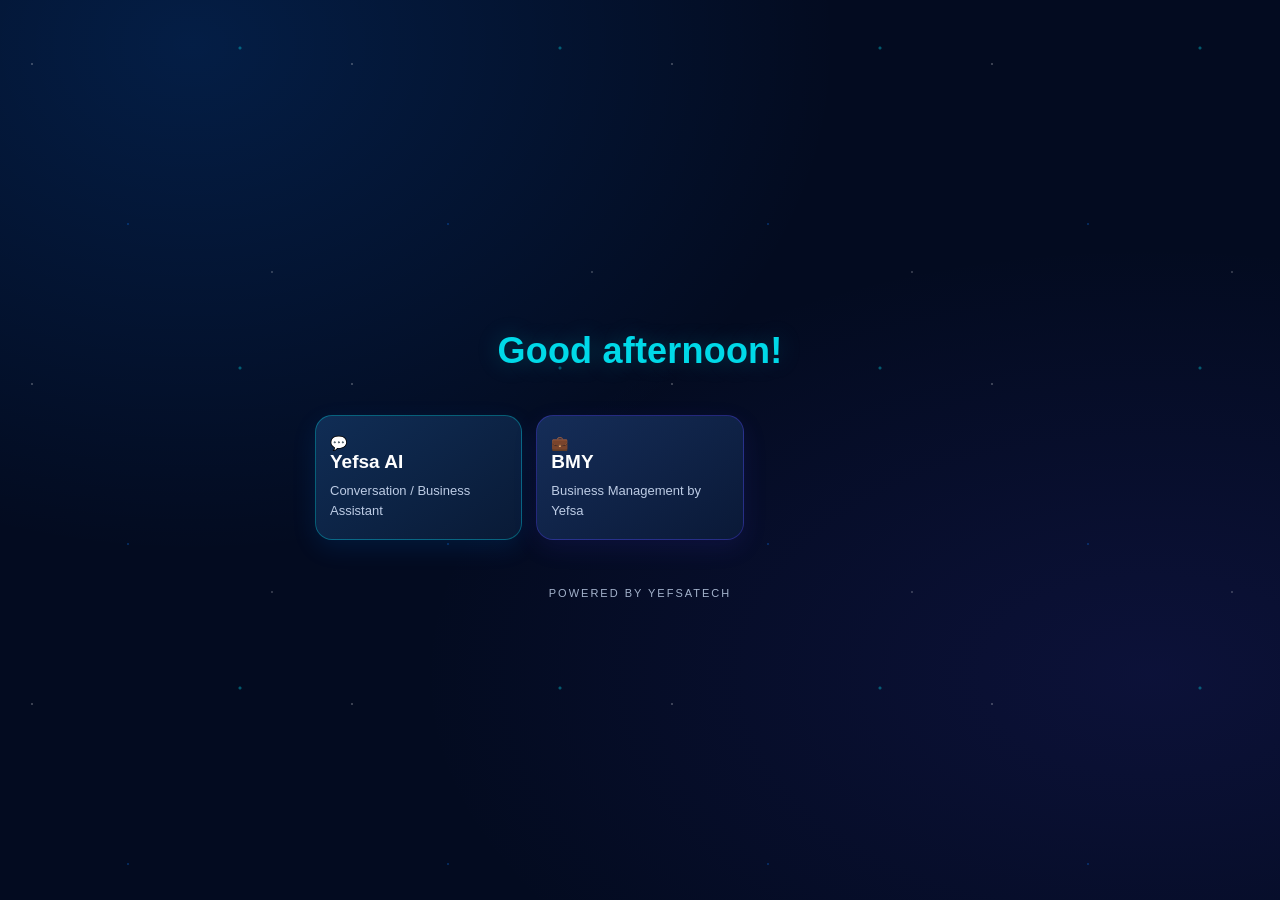
<file: index.html>
<!DOCTYPE html>
<html lang="en">
<head>
    <meta charset="UTF-8">
    <meta name="viewport" content="width=device-width, initial-scale=1.0">

    <title>YEFSATECH</title>

    <link rel="stylesheet" href="style.css">
    <link rel="manifest" href="manifest.json">

    <meta name="theme-color" content="#000000">

    <link rel="apple-touch-icon" href="./yefsatech-icon-192.png">
</head>

<body>

<!-- =================================
     YEFSATECH HOME SCREEN
================================= -->

<main id="homeScreen">

    <div class="welcome-section">
        <h1 id="welcomeGreeting">Welcome</h1>
    </div>

    <section class="home-features">

        <!-- YEFSA AI -->
        <button
            id="openYefsaAiBtn"
            class="feature-card yefsa-card"
            type="button">

            <div class="feature-icon">💬</div>

            <strong>Yefsa AI</strong>

            <span>Conversation / Business Assistant</span>

        </button>

        <!-- BMY -->
        <button
            id="openBmyBtn"
            class="feature-card bmy-card"
            type="button">

            <div class="feature-icon">💼</div>

            <strong>BMY</strong>

            <span>Business Management by Yefsa</span>

        </button>

        <!-- FUTURE FEATURE 3 -->
        <!-- Add the next feature here when ready -->

        <!-- FUTURE FEATURE 4 -->

        <!-- FUTURE FEATURE 5 -->

        <!-- FUTURE FEATURE 6 -->

    </section>

    <footer class="home-footer">
        POWERED BY YEFSATECH
    </footer>

</main>


<!-- =================================
     YEFSA AI SCREEN
================================= -->

<main id="chatScreen" class="app-screen" hidden>

    <header class="app-header">

        <button
            id="backHomeFromChatBtn"
            class="back-btn"
            type="button">
            ←
        </button>

        <h1>Yefsa AI</h1>

        <div class="menu-container">

            <button id="menuBtn" class="menu-btn" type="button">
                ☰
            </button>

            <div id="dropdownMenu" class="dropdown-menu" hidden>

                <button id="newChatBtn" type="button">
                    ➕ New Chat
                </button>

                <button id="deleteChatBtn" type="button">
                    🗑️ Delete Chat
                </button>

                <button id="historyBtn" type="button">
                    🕘 Chat History
                </button>

                <a href="https://wa.me/256746493603"
                   target="_blank"
                   rel="noopener noreferrer">
                    🟢 Chat with Developer
                </a>

                <button id="subscribeBtn" type="button">
                    ⭐ Subscribe
                </button>

            </div>

        </div>

    </header>

    <div id="historyPanel" class="history-panel" hidden>

        <div class="history-header">

            <h2>Chat History</h2>

            <button id="closeHistoryBtn" type="button">
                ✕
            </button>

        </div>

        <div id="historyList" class="history-list"></div>

    </div>

    <div class="chat-container">

        <div class="chat-box" id="chatBox">

            <div class="message bot">
                Hello! I'm Yefsa AI. How can I help you today?
            </div>

        </div>

        <div class="input-area">

            <input
                type="text"
                id="userInput"
                placeholder="Message Yefsa AI..."
            >

            <button id="sendBtn" type="button">
                Send
            </button>

        </div>

    </div>

</main>


<!-- =================================
     BMY SCREEN
================================= -->

<main id="bmyScreen" class="app-screen bmy-screen" hidden>

    <header class="app-header">

        <button
            id="backHomeFromBmyBtn"
            class="back-btn"
            type="button">
            ←
        </button>

        <h1>BMY</h1>

    </header>

    <section class="bmy-welcome">

        <h2>Business Management by Yefsa</h2>

        <p>
            Your business management workspace is coming soon.
        </p>

    </section>

</main>


<script src="script.js"></script>

</body>
</html>
</file>
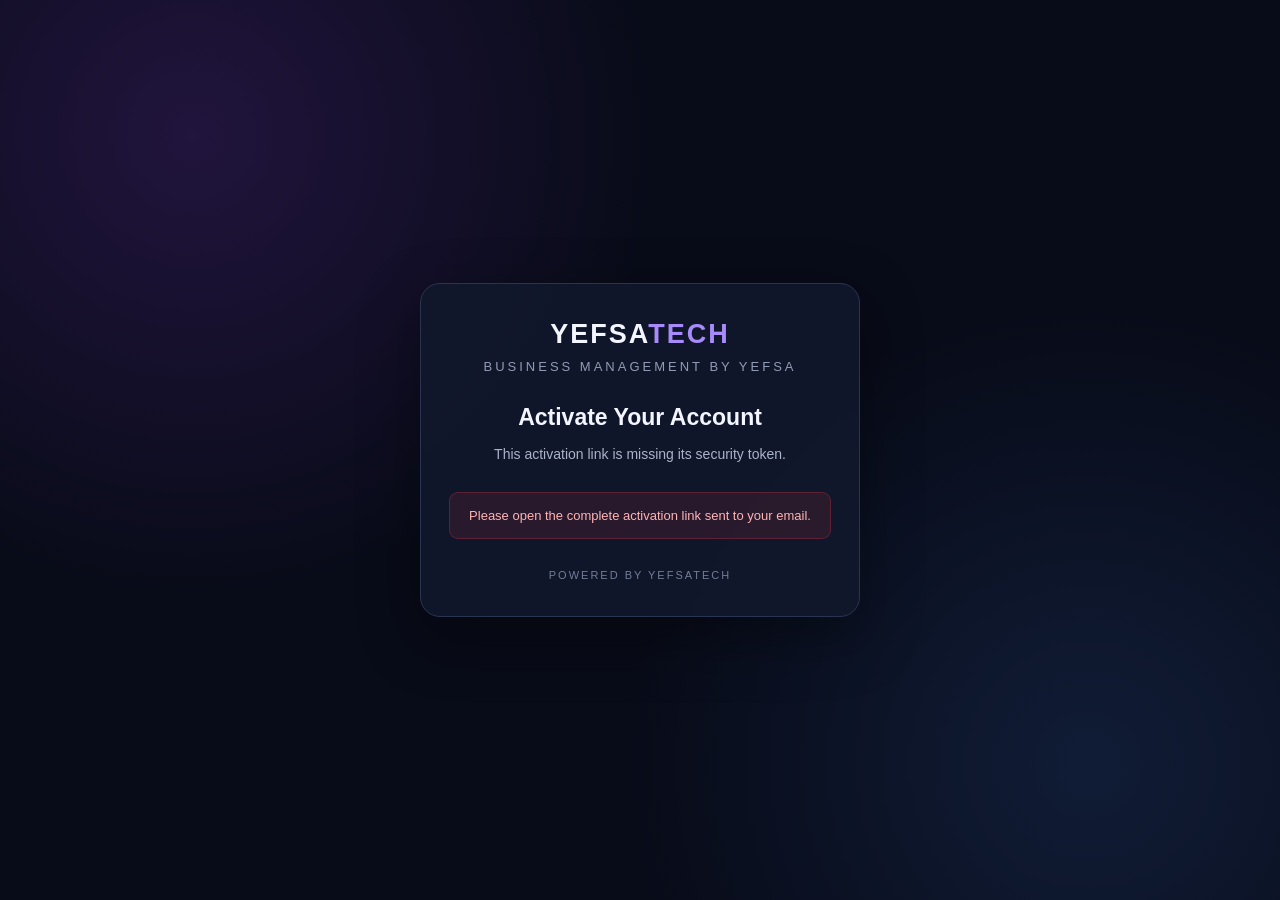
<file: activate.html>
<!DOCTYPE html>
<html lang="en">
<head>
    <meta charset="UTF-8">
    <meta name="viewport" content="width=device-width, initial-scale=1.0">
    <meta name="theme-color" content="#080b18">

    <title>Activate Account | BMY</title>

    <style>
        * {
            box-sizing: border-box;
            margin: 0;
            padding: 0;
        }

        body {
            min-height: 100vh;
            display: flex;
            align-items: center;
            justify-content: center;
            padding: 24px;
            background:
                radial-gradient(circle at 15% 15%, #21143d 0, transparent 35%),
                radial-gradient(circle at 85% 85%, #101c36 0, transparent 35%),
                #080b18;
            color: #f3f5ff;
            font-family: Arial, sans-serif;
        }

        .container {
            width: 100%;
            max-width: 440px;
            padding: 35px 28px;
            background: rgba(17, 23, 43, 0.96);
            border: 1px solid #293451;
            border-radius: 20px;
            box-shadow: 0 20px 60px rgba(0,0,0,0.35);
        }

        .brand {
            text-align: center;
            margin-bottom: 30px;
        }

        .brand h1 {
            font-size: 27px;
            letter-spacing: 2px;
        }

        .brand h1 span {
            color: #a78bfa;
        }

        .brand p {
            margin-top: 9px;
            color: #929bb5;
            font-size: 13px;
            letter-spacing: 3px;
        }

        h2 {
            text-align: center;
            font-size: 23px;
            margin-bottom: 12px;
        }

        .description {
            color: #aab3ca;
            text-align: center;
            line-height: 1.6;
            font-size: 14px;
            margin-bottom: 27px;
        }

        .field {
            margin-bottom: 19px;
        }

        label {
            display: block;
            margin-bottom: 9px;
            font-size: 13px;
            color: #cbd2e5;
        }

        input {
            width: 100%;
            padding: 14px;
            border: 1px solid #303b59;
            border-radius: 10px;
            background: #0b1122;
            color: white;
            font-size: 15px;
            outline: none;
        }

        input:focus {
            border-color: #9b6bff;
            box-shadow: 0 0 0 3px rgba(155,107,255,0.12);
        }

        button {
            width: 100%;
            padding: 15px;
            border: none;
            border-radius: 10px;
            background: linear-gradient(135deg, #7950e8, #a16bff);
            color: white;
            font-size: 15px;
            font-weight: bold;
            cursor: pointer;
            margin-top: 8px;
        }

        button:disabled {
            opacity: 0.6;
            cursor: not-allowed;
        }

        .message {
            display: none;
            padding: 13px;
            border-radius: 9px;
            margin-top: 20px;
            font-size: 13px;
            line-height: 1.5;
            text-align: center;
        }

        .error {
            display: block;
            color: #ffb4b4;
            background: rgba(220, 50, 70, 0.12);
            border: 1px solid rgba(220, 50, 70, 0.3);
        }

        .success {
            display: block;
            color: #a7f3c0;
            background: rgba(40, 180, 100, 0.12);
            border: 1px solid rgba(40, 180, 100, 0.3);
        }

        .login-link {
            display: none;
            text-align: center;
            margin-top: 20px;
            color: #c4a7ff;
            text-decoration: none;
            font-size: 14px;
        }

        .login-link:hover {
            text-decoration: underline;
        }

        .footer {
            text-align: center;
            color: #727d99;
            font-size: 11px;
            letter-spacing: 2px;
            margin-top: 30px;
        }

        .invalid-token {
            text-align: center;
            color: #ffb4b4;
            line-height: 1.6;
            font-size: 14px;
        }

        @media (max-width: 480px) {
            .container {
                padding: 30px 22px;
            }
        }
    </style>
</head>

<body>

    <main class="container">

        <div class="brand">
            <h1>YEFSA<span>TECH</span></h1>
            <p>BUSINESS MANAGEMENT BY YEFSA</p>
        </div>

        <section id="activationSection">

            <h2>Activate Your Account</h2>

            <p class="description">
                Welcome to BMY! Create a secure password
                to activate your business account.
            </p>

            <form id="activationForm">

                <div class="field">
                    <label for="password">New Password</label>
                    <input
                        type="password"
                        id="password"
                        minlength="8"
                        maxlength="256"
                        autocomplete="new-password"
                        placeholder="Enter your new password"
                        required
                    >
                </div>

                <div class="field">
                    <label for="confirmPassword">Confirm Password</label>
                    <input
                        type="password"
                        id="confirmPassword"
                        minlength="8"
                        maxlength="256"
                        autocomplete="new-password"
                        placeholder="Confirm your new password"
                        required
                    >
                </div>

                <button type="submit" id="activateButton">
                    Activate My Account
                </button>

            </form>

            <div id="message" class="message"></div>

            <a
                id="loginLink"
                class="login-link"
                href="https://keithyefsa.github.io/yefsa-ai-frontend/indexbmy.html"
            >
                Continue to BMY Login →
            </a>

        </section>

        <div class="footer">
            POWERED BY YEFSATECH
        </div>

    </main>

    <script>
        const API_URL =
            "https://yefsa-ai-backend.onrender.com/bmy/auth/activate";

        const LOGIN_URL =
            "https://keithyefsa.github.io/yefsa-ai-frontend/indexbmy.html";

        const params = new URLSearchParams(
            window.location.search
        );

        const activationToken = params.get("token");

        const form = document.getElementById("activationForm");
        const button = document.getElementById("activateButton");
        const message = document.getElementById("message");
        const loginLink = document.getElementById("loginLink");

        function showMessage(text, type) {
            message.textContent = text;
            message.className = "message " + type;
        }

        if (!activationToken) {

            form.style.display = "none";

            document.querySelector(".description").textContent =
                "This activation link is missing its security token.";

            showMessage(
                "Please open the complete activation link sent to your email.",
                "error"
            );

        }

        form.addEventListener("submit", async function(event) {

            event.preventDefault();

            const password =
                document.getElementById("password").value;

            const confirmPassword =
                document.getElementById("confirmPassword").value;

            if (!activationToken) {
                return;
            }

            if (password.length < 8 || password.length > 256) {
                showMessage(
                    "Password must contain between 8 and 256 characters.",
                    "error"
                );
                return;
            }

            if (password !== confirmPassword) {
                showMessage(
                    "The passwords do not match.",
                    "error"
                );
                return;
            }

            button.disabled = true;
            button.textContent = "Activating...";
            message.className = "message";

            try {

                const response = await fetch(API_URL, {
                    method: "POST",
                    headers: {
                        "Content-Type": "application/json"
                    },
                    body: JSON.stringify({
                        token: activationToken,
                        new_password: password
                    })
                });

                const result = await response.json();

                if (!response.ok || result.status !== "success") {
                    throw new Error(
                        result.error || "Account activation failed."
                    );
                }

                form.style.display = "none";

                document.querySelector(".description").textContent =
                    "Your BMY account is now active. You can log in using your email and new password.";

                showMessage(
                    "Account activated successfully!",
                    "success"
                );

                loginLink.style.display = "block";

                // Remove the activation token from the browser URL.
                window.history.replaceState(
                    {},
                    document.title,
                    window.location.pathname
                );

            } catch (error) {

                showMessage(
                    error.message || "Unable to activate your account. Please try again.",
                    "error"
                );

                button.disabled = false;
                button.textContent = "Activate My Account";

            }

        });

    </script>

</body>
</html>
</file>
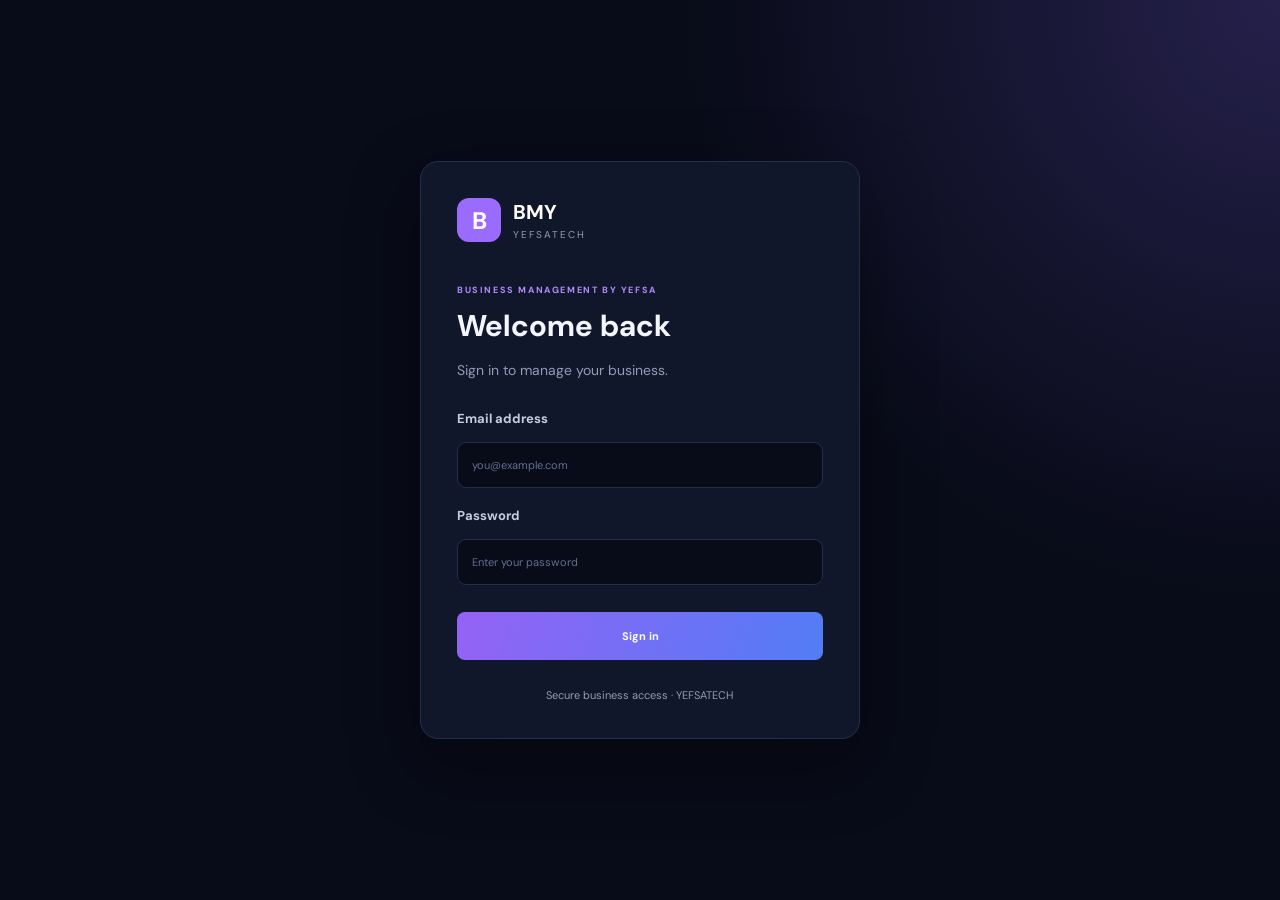
<file: indexbmy.html>
<CodeBlock language="html" editable> <!doctype html> <html lang="en"> <head> <meta charset="utf-8"> <meta name="viewport" content="width=device-width,initial-scale=1"> <meta name="theme-color" content="#080b18"> <meta name="description" content="BMY by YefsaTech. Business management made simple."> <title>BMY | Business Management by Yefsa</title> <link rel="stylesheet" href="stylebmy.css"> </head>

<body>

<!-- ===================================== 1. AUTHENTICATION SCREEN ====================================== -->

<div id="authScreen" class="auth-screen"> <div class="auth-card">

<div class="auth-brand"> <b>B</b> <span> <strong>BMY</strong> <small>YEFSATECH</small> </span> </div>

<div class="auth-heading"> <small class="eyebrow">BUSINESS MANAGEMENT BY YEFSA</small> <h1 id="authTitle">Welcome back</h1> <p id="authDescription">Sign in to manage your business.</p> </div>

<form id="loginForm">

<div class="field"> <label for="loginEmail">Email address</label> <input id="loginEmail" type="email" placeholder="you@example.com" autocomplete="username" required > </div>

<div class="field"> <label for="loginPassword">Password</label> <input id="loginPassword" type="password" placeholder="Enter your password" autocomplete="current-password" required > </div>

<p id="authError" class="auth-error" role="alert" hidden></p>
<button id="loginButton" class="primary auth-submit" type="submit"> Sign in </button>

</form>

<form id="registerForm" hidden>

<div class="field"> <label for="registerName">Full name</label> <input id="registerName" type="text" placeholder="Your full name" maxlength="255" required> </div>

<div class="field"> <label for="registerEmail">Email address</label> <input id="registerEmail" type="email" placeholder="you@example.com" maxlength="255" required> </div>

<div class="field"> <label for="registerPassword">Password</label> <input id="registerPassword" type="password" placeholder="At least 8 characters" minlength="8" maxlength="1024" required> </div>

<div class="field"> <label for="registerBusiness">Business name</label> <input id="registerBusiness" type="text" placeholder="Your business name" maxlength="255" required> </div>

<p id="registerError" class="auth-error" role="alert" hidden></p>

<button id="registerButton" class="primary auth-submit" type="submit"> Create account </button>

</form>

<div class="auth-switch"> <span id="authSwitchText">New to BMY?</span> <button id="authSwitchButton" type="button" class="link"> Create an account </button> </div>

<div class="auth-footer"> Secure business access · YEFSATECH </div>

</div> </div>

<!-- ===================================== 2. BUSINESS SELECTION SCREEN ====================================== -->

<div id="businessScreen" class="auth-screen" hidden>

<div class="auth-card">

<div class="auth-brand"> <b>B</b> <span> <strong>BMY</strong> <small>YEFSATECH</small> </span> </div>

<div class="auth-heading"> <small class="eyebrow">YOUR WORKSPACE</small> <h1>Select a business</h1> <p>Choose the business you want to manage.</p> </div>

<div id="businessList" class="business-list"></div>

<button id="businessLogout" class="secondary auth-submit" type="button"> Sign out </button>

</div> </div>
<!-- ===================================== 3. SUPER ADMIN SCREEN ====================================== -->

<div id="superAdminScreen" class="super-admin-screen" hidden>

<div class="super-admin-container">

<header class="super-admin-header">

<div class="auth-brand"> <b>B</b> <span> <strong>BMY</strong> <small>YEFSATECH</small> </span> </div>

<div class="super-admin-header-actions">

<span class="super-admin-status"> <span></span> Platform administration </span>

<button id="superAdminRefresh" class="secondary" type="button"> ↻ Refresh </button>

<button id="superAdminLogout" class="secondary" type="button"> Sign out </button>

</div>

</header>

<section class="super-admin-welcome">

<div> <small class="eyebrow">YEFSATECH PLATFORM CONTROL</small> <h1>Super Admin Dashboard</h1> <p> Manage businesses, platform users and administrator access from one central location. </p> </div>

<div class="super-admin-welcome-label"> <span>✦</span> <div> <strong>Super Admin</strong> <small>Full platform access</small> </div> </div>

</section>

<section class="super-admin-stats">

<article class="super-admin-stat"> <div class="super-admin-stat-icon">▦</div> <div> <span>Total businesses</span> <strong id="superAdminBusinessCount">0</strong> <small>Registered businesses</small> </div> </article>

<article class="super-admin-stat"> <div class="super-admin-stat-icon">♙</div> <div> <span>Platform users</span> <strong id="superAdminUserCount">0</strong> <small>Registered user accounts</small> </div> </article>

<article class="super-admin-stat"> <div class="super-admin-stat-icon">♧</div> <div> <span>Super administrators</span> <strong id="superAdminAdminCount">0</strong> <small>Platform administrators</small> </div> </article>

</section>

<section class="super-admin-business-section">
<div class="super-admin-section-heading"> <div> <small class="eyebrow">BUSINESS MANAGEMENT</small> <h2>Register a new business</h2> <p>Create a business account and assign its first owner.</p> </div> </div>

<div class="super-admin-business-panel">

<form id="superAdminBusinessForm">

<div class="super-admin-form-heading"> <h3>Business information</h3> <p>Enter the details of the business being registered.</p> </div>

<div class="super-admin-form-grid">

<div class="field"> <label for="superAdminBusinessName">Business name \*</label> <input id="superAdminBusinessName" name="business_name" type="text" maxlength="255" placeholder="e.g. Yefsa Traders" required> </div>

<div class="field"> <label for="superAdminBusinessType">Business type</label> <select id="superAdminBusinessType" name="business_type"> <option value="">Select business type</option> <option value="retail">Retail</option> <option value="supermarket">Supermarket</option> <option value="pharmacy">Pharmacy</option> <option value="restaurant">Restaurant</option> <option value="salon">Salon</option> <option value="other">Other</option> </select> </div>

<div class="field"> <label for="superAdminOwnerName">Business owner's full name \*</label> <input id="superAdminOwnerName" name="owner_full_name" type="text" maxlength="255" placeholder="Enter owner's full name" required> </div>

<div class="field"> <label for="superAdminOwnerEmail">Business owner's email \*</label> <input id="superAdminOwnerEmail" name="owner_email" type="email" maxlength="255" placeholder="owner@example.com" required> </div>

<div class="field"> <label for="superAdminBusinessEmail">Business email</label> <input id="superAdminBusinessEmail" name="business_email" type="email" maxlength="255" placeholder="business@example.com"> </div>

<div class="field"> <label for="superAdminBusinessPhone">Business phone</label> <input id="superAdminBusinessPhone" name="business_phone" type="tel" maxlength="50" placeholder="+256..."> </div>

<div class="field wide"> <label for="superAdminBusinessAddress">Business address</label> <input id="superAdminBusinessAddress" name="business_address" type="text" maxlength="500" placeholder="Enter business location"> </div>

<div class="field"> <label for="superAdminCurrency">Business currency</label> <select id="superAdminCurrency" name="currency"> <option value="UGX">UGX - Uganda Shillings</option> <option value="USD">USD - US Dollars</option> <option value="KES">KES - Kenya Shillings</option> <option value="TZS">TZS - Tanzania Shillings</option> </select> </div>

</div>

<p id="superAdminError" class="auth-error" role="alert" hidden></p>

<div class="super-admin-form-actions"> <button id="superAdminCreateButton" class="primary" type="submit"> ＋ Create business </button> </div>

</form>

</div>

</section>

<section id="superAdminResult" class="super-admin-result" aria-live="polite" hidden>

<div class="super-admin-result-heading"> <span>✓</span> <div> <h2>Business registration result</h2> <p>Business creation information</p> </div> </div>
<div id="superAdminResultDetails" class="super-admin-result-details"></div>

</section>

<footer class="super-admin-footer"> <span>© <span id="superAdminYear"></span> YEFSATECH</span> <span>Business Management by Yefsa · BMY</span> </footer>

</div> </div>

<!-- ===================================== 4. BUSINESS WORKSPACE SIDEBAR ====================================== -->

<aside class="sidebar" id="sidebar" hidden>

<a class="brand" href="#"> <b class="brand-icon">B</b> <span> <strong>BMY</strong> <small>YEFSATECH</small> </span> </a>

<div class="workspace"> <b>Y</b> <span> <strong>My Workspace</strong> <small>Business account</small> </span> </div>

<nav>

<label>WORKSPACE</label>

<button class="nav active" data-page="dashboard">▦ Dashboard</button> <button class="nav" data-page="customers">♙ Customers</button> <button class="nav" data-page="sales">↗ Sales & transactions</button> <button class="nav" data-page="finance">◈ Finance</button> <button class="nav" data-page="inventory">▤ Inventory</button>

<label>PEOPLE</label>

<button class="nav" data-page="hr">♧ Human resources</button> <button class="nav" data-page="suppliers">⇄ Suppliers</button>

<label>TOOLS</label>

<button class="nav" data-page="receipts">▧ Receipting</button> <button class="nav" data-page="reports">▥ Reports</button>

<button class="nav" data-page="ai"> ✳ Ask Yefsa AI </button>

</nav>

<div class="side-bottom">

<button class="nav" data-page="settings">⚙ Settings</button>

<div class="user"> <b>A</b> <span> <strong>Administrator</strong> <small>Workspace owner</small> </span> </div>

</div>
</aside>

<!-- ===================================== 5. BUSINESS WORKSPACE ====================================== -->

<main class="main" hidden>

<header class="topbar">

<button id="menu" class="menu" type="button">☰</button>

<div class="crumb"> YEFSATECH <i>/</i> <strong id="crumb">Dashboard</strong> </div>

<div class="top-actions">

<input id="search" type="search" placeholder="Search records and press Enter">

<b class="avatar">A</b>

</div>

</header>

<div class="content">

<!-- DASHBOARD -->

<section class="page active" id="page-dashboard">

<div class="heading"> <div> <small class="eyebrow">BUSINESS OVERVIEW</small> <h1>Dashboard</h1> <p>A clear view of what is happening across your business.</p> </div>

<button class="primary" data-go="sales" type="button"> ＋ Record a sale </button> </div>

<div class="stats">

<article> <span>Total revenue</span> <strong id="revenue">Loading...</strong> <small>Recorded sales</small> </article>

<article> <span>Total expenses</span> <strong id="expenses">Loading...</strong> <small>Recorded expenses</small> </article>

<article> <span>Customers</span> <strong id="customerCount">Loading...</strong> <small>Saved customer records</small> </article>

<article> <span>Products</span> <strong id="productCount">Loading...</strong> <small id="lowStockCount">Loading stock status...</small> </article>
</div>

<div class="columns">

<article class="panel">

<div class="panel-head"> <div> <h2>Recent transactions</h2> <p>Latest activity recorded in BMY</p> </div>

<button class="link" data-go="sales" type="button"> View all → </button> </div>

<div class="table-wrap"> <table> <thead> <tr> <th>DESCRIPTION</th> <th>DATE</th> <th>TYPE</th> <th>AMOUNT</th> </tr> </thead>

<tbody id="recent"> <tr> <td colspan="4" class="empty">Loading transactions...</td> </tr> </tbody> </table> </div>

</article>

<article class="panel">

<h2>Quick actions</h2> <p class="sub">Common tasks</p>

<button class="quick" data-go="customers" type="button"> ＋ <span> <b>Add a customer</b> <small>Create a customer record</small> </span> › </button>

<button class="quick" data-go="sales" type="button"> ↗ <span> <b>Record a sale</b> <small>Log incoming revenue</small> </span> › </button>

<button class="quick" data-go="receipts" type="button"> ▧ <span> <b>Create a receipt</b> <small>Prepare a payment receipt</small> </span> › </button>

</article>

</div>

<div class="notice"> ✳ <span> <b>Your business now has an AI assistant</b> <small> Ask questions, analyse business performance and get recommendations based on your authorized BMY records. </small> </span>

<button class="link" data-go="ai" type="button"> Ask Yefsa AI → </button> </div>

</section>

<!-- CUSTOMERS -->

<section class="page" id="page-customers">

<div class="heading"> <div> <small class="eyebrow">WORKSPACE</small> <h1>Customers</h1> <p>Keep customer contact details and account records in one place.</p> </div> </div>
<article class="panel">

<form id="customerForm" class="form-row">

<div class="field"> <label for="customerName">Name</label> <input id="customerName" required placeholder="Customer name"> </div>

<div class="field"> <label for="customerPhone">Phone</label> <input id="customerPhone" placeholder="+256..."> </div>

<div class="field"> <label for="customerEmail">Email</label> <input id="customerEmail" type="email" placeholder="name@example.com"> </div>

<button class="primary" type="submit">＋ Add customer</button>

</form>

<hr>

<div class="panel-head"> <h2>Customer directory</h2> <small id="customerTotal">0 records</small> </div>

<div class="table-wrap"> <table> <thead> <tr> <th>CUSTOMER</th> <th>PHONE</th> <th>EMAIL</th> <th>ADDED</th> <th></th> </tr> </thead>

<tbody id="customers"> <tr> <td colspan="5" class="empty">No customers saved yet.</td> </tr> </tbody> </table> </div>

</article>

</section>

<!-- SALES -->

<section class="page" id="page-sales">

<div class="heading"> <div> <small class="eyebrow">WORKSPACE</small> <h1>Sales & transactions</h1> <p>Record sales and track incoming business revenue.</p> </div> </div>

<article class="panel">

<h2>Record a sale</h2> <p class="sub">Sales recorded here update the BMY revenue summary.</p>

<form id="saleForm" class="form-grid">

<div class="field"> <label for="saleDescription">Description</label> <input id="saleDescription" required placeholder="Product or service sold"> </div>

<div class="field"> <label for="saleCustomer">Customer</label> <input id="saleCustomer" placeholder="Customer (optional)"> </div>
<div class="field"> <label for="saleAmount">Amount (UGX)</label> <input id="saleAmount" type="number" min="1" required> </div>

<div class="field"> <label for="saleMethod">Payment method</label> <select id="saleMethod"> <option>Cash</option> <option>Mobile Money</option> <option>Bank transfer</option> <option>Card</option> <option>Credit</option> </select> </div>

<button class="primary" type="submit">Save sale</button>

</form>

</article>

<article class="panel">

<div class="panel-head"> <h2>Transaction history</h2> <small id="saleTotal">0 records</small> </div>

<div class="table-wrap"> <table> <thead> <tr> <th>DESCRIPTION</th> <th>CUSTOMER</th> <th>DATE</th> <th>METHOD</th> <th>AMOUNT</th> </tr> </thead>

<tbody id="sales"> <tr> <td colspan="5" class="empty">No sales recorded yet.</td> </tr> </tbody> </table> </div>

</article>

</section>

<!-- FINANCE -->

<section class="page" id="page-finance">

<div class="heading"> <div> <small class="eyebrow">WORKSPACE</small> <h1>Finance</h1> <p>Track business income, expenses and recorded balance.</p> </div> </div>

<div class="stats three">

<article> <span>Income</span> <strong id="income">Loading...</strong> </article>

<article> <span>Expenses</span> <strong id="expenseTotal">Loading...</strong> </article>

<article> <span>Net balance</span> <strong id="balance">Loading...</strong> </article>

</div>

<article class="panel">

<h2>Record an expense</h2>
<form id="expenseForm" class="form-grid">

<div class="field"> <label for="expenseDescription">Description</label> <input id="expenseDescription" required placeholder="e.g. Transport"> </div>

<div class="field"> <label for="expenseAmount">Amount (UGX)</label> <input id="expenseAmount" type="number" min="1" required> </div>

<div class="field"> <label for="expenseCategory">Category</label> <select id="expenseCategory"> <option>Operations</option> <option>Transport</option> <option>Utilities</option> <option>Supplies</option> <option>Salaries</option> <option>Other</option> </select> </div>

<button class="primary" type="submit">Save expense</button>

</form>

</article>

<article class="panel">

<h2>Finance activity</h2>

<div class="table-wrap"> <table> <thead> <tr> <th>DESCRIPTION</th> <th>DATE</th> <th>TYPE</th> <th>AMOUNT</th> </tr> </thead>

<tbody id="financeRows"> <tr> <td colspan="4" class="empty">No finance activity yet.</td> </tr> </tbody> </table> </div>

</article>

</section>

<!-- HUMAN RESOURCES -->

<section class="page" id="page-hr">

<div class="heading"> <div> <small class="eyebrow">PEOPLE</small> <h1>Human resources</h1> <p>Maintain an employee directory. Attendance and payroll will follow.</p> </div> </div>

<article class="panel">

<form id="employeeForm" class="form-grid">
    <div class="field">
        <label for="employeeName">Employee full name *</label>
        <input id="employeeName" required maxlength="150" placeholder="Full name">
    </div>
    <div class="field">
        <label for="employeeEmail">Login email *</label>
        <input id="employeeEmail" type="email" required maxlength="150" placeholder="employee@example.com">
    </div>
    <div class="field">
        <label for="employeePhone">Phone</label>
        <input id="employeePhone" placeholder="+256...">
    </div>
    <div class="field">
        <label for="employeeRole">Job title *</label>
        <input id="employeeRole" required maxlength="100" placeholder="e.g. Salesperson">
    </div>
    <div class="field">
        <label for="employeeAccessRole">BMY access role *</label>
        <select id="employeeAccessRole" required>
            <option value="staff">Staff</option>
            <option value="manager">Manager</option>
            <option value="admin">Admin (owner only)</option>
        </select>
    </div>
    <div class="field">
        <label for="employeeSalary">Monthly salary (UGX)</label>
        <input id="employeeSalary" type="number" min="0" step="0.01" value="0">
    </div>
    <div class="field wide">
        <label for="employeeTemporaryPassword">Temporary password *</label>
        <input id="employeeTemporaryPassword" type="password" minlength="8" maxlength="128" required autocomplete="new-password" placeholder="At least 8 characters">
        <small>Give this password to the employee securely. They must change it at first login.</small>
    </div>
    <button class="primary" type="submit" id="employeeSubmitButton">＋ Create employee account</button>
</form>

<hr>

<div class="panel-head">
    <h2>Employee directory</h2>
    <small id="employeeTotal">0 records</small>
</div>

<div class="table-wrap">
    <table>
        <thead>
            <tr>
                <th>EMPLOYEE</th>
                <th>JOB TITLE</th>
                <th>PHONE</th>
                <th>LOGIN EMAIL</th>
                <th>ACCESS ROLE</th>
                <th>STATUS</th>
                <th>ACTION</th>
            </tr>
        </thead>
        <tbody id="employees">
            <tr><td colspan="7" class="empty">Loading employees…</td></tr>
        </tbody>
    </table>
</div>

</article>

</section>

<!-- RECEIPTS -->

<section class="page" id="page-receipts">
<div class="heading"> <div> <small class="eyebrow">TOOLS</small> <h1>Receipting</h1> <p>Create a printable payment receipt.</p> </div> </div>

<article class="panel">

<form id="receiptForm" class="form-grid">

<div class="field"> <label for="receiptCustomer">Customer name</label> <input id="receiptCustomer" required> </div>

<div class="field"> <label for="receiptPhone">Phone</label> <input id="receiptPhone"> </div>

<div class="field"> <label for="receiptAmount">Amount paid (UGX)</label> <input id="receiptAmount" type="number" min="1" required> </div>

<div class="field"> <label for="receiptMethod">Payment method</label> <select id="receiptMethod"> <option>Cash</option> <option>Mobile Money</option> <option>Bank transfer</option> <option>Card</option> </select> </div>

<div class="field wide"> <label for="receiptNote">Description</label> <input id="receiptNote" placeholder="What was the payment for?"> </div>

<button class="primary" type="submit">Generate receipt</button>

</form>

<div id="receiptPreview"></div>

</article>

</section>

<!-- INVENTORY -->

<section class="page" id="page-inventory">

    <div class="heading">
        <div>
            <small class="eyebrow">WORKSPACE</small>
            <h1>Inventory</h1>
            <p>Manage products, stock quantities and reorder levels.</p>
        </div>
        <button class="secondary" id="inventoryRefresh" type="button">
            ↻ Refresh
        </button>
    </div>

    <div class="stats three">
        <article>
            <span>Total products</span>
            <strong id="inventoryProductCount">0</strong>
            <small>Registered products</small>
        </article>

        <article>
            <span>Low stock</span>
            <strong id="inventoryLowStockCount">0</strong>
            <small>Products requiring attention</small>
        </article>

        <article>
            <span>Stock monitoring</span>
            <strong>Active</strong>
            <small id="inventoryLowStockSummary">Loading stock status...</small>
        </article>
    </div>

    <article class="panel">
        <div class="panel-head">
            <div>
                <h2>Register a product</h2>
                <p>Add a product to your business catalogue.</p>
            </div>
        </div>

        <form id="inventoryProductForm" class="form-grid">

            <div class="field">
                <label for="inventoryProductName">Product name *</label>
                <input id="inventoryProductName" required maxlength="150"
                    placeholder="e.g. Samsung Galaxy A16">
            </div>

            <div class="field">
                <label for="inventorySku">SKU / Product code</label>
                <input id="inventorySku" maxlength="100"
                    placeholder="e.g. SAM-A16-001">
            </div>

            <div class="field">
                <label for="inventoryPurchasePrice">Purchase price (UGX)</label>
                <input id="inventoryPurchasePrice" type="number"
                    min="0" step="0.01" placeholder="0">
            </div>

            <div class="field">
                <label for="inventorySellingPrice">Selling price (UGX) *</label>
                <input id="inventorySellingPrice" type="number"
                    min="0" step="0.01" required placeholder="0">
            </div>

            <div class="field">
                <label for="inventoryQuantity">Opening stock quantity</label>
                <input id="inventoryQuantity" type="number"
                    min="0" step="1" value="0" required>
            </div>

            <div class="field">
                <label for="inventoryReorderLevel">Reorder level</label>
                <input id="inventoryReorderLevel" type="number"
                    min="0" step="1" value="0" required>
            </div>

            <div class="field wide">
                <label for="inventoryDescription">Description</label>
                <input id="inventoryDescription" maxlength="500"
                    placeholder="Optional product description">
            </div>

            <button class="primary wide" type="submit">
                + Register product
            </button>

        </form>
    </article>

    <article class="panel">

        <div class="panel-head">
            <div>
                <h2>Product catalogue</h2>
                <p>Products belonging to the selected business.</p>
            </div>
        </div>

        <div class="field">
            <label for="inventorySearch">Search products</label>
            <input id="inventorySearch"
                placeholder="Search by product name or SKU">
        </div>

        <div class="table-wrap">
            <table>
                <thead>
                    <tr>
                        <th>PRODUCT</th>
                        <th>SKU</th>
                        <th>SELLING PRICE</th>
                        <th>QUANTITY</th>
                        <th>REORDER LEVEL / STATUS</th>
                        <th>ACTION</th>
                    </tr>
                </thead>

                <tbody id="inventoryProducts">
                    <tr>
                        <td colspan="6" class="empty">
                            Select a business to view products.
                        </td>
                    </tr>
                </tbody>
            </table>
        </div>

    </article>

</section>

<!-- SUPPLIERS -->

<section class="page" id="page-suppliers">

    <div class="heading">
        <div>
            <small class="eyebrow">PURCHASING</small>
            <h1>Suppliers</h1>
            <p>Manage supplier contacts, purchase history and outstanding balances.</p>
        </div>
        <button class="primary" id="supplierAddButton" type="button">+ Add supplier</button>
    </div>

    <div class="stats three">
        <article>
            <span>Total suppliers</span>
            <strong id="supplierCount">Loading...</strong>
            <small>Registered in this business</small>
        </article>
        <article>
            <span>Total purchases</span>
            <strong id="supplierPurchaseTotal">Loading...</strong>
            <small>Excludes cancelled purchases</small>
        </article>
        <article>
            <span>Outstanding balance</span>
            <strong id="supplierOutstandingTotal">Loading...</strong>
            <small>Amount still owed to suppliers</small>
        </article>
    </div>

    <article class="panel" id="supplierFormPanel" hidden>
        <div class="panel-head">
            <div>
                <h2 id="supplierFormTitle">Add supplier</h2>
                <p>Enter the supplier's contact information.</p>
            </div>
        </div>
        <form id="supplierForm" class="form-grid">
            <input type="hidden" id="supplierId">
            <div class="field">
                <label for="supplierName">Supplier name *</label>
                <input id="supplierName" type="text" maxlength="150" required placeholder="Business or supplier name">
            </div>
            <div class="field">
                <label for="supplierContactPerson">Contact person</label>
                <input id="supplierContactPerson" type="text" maxlength="150" placeholder="Contact person's name">
            </div>
            <div class="field">
                <label for="supplierPhone">Phone number</label>
                <input id="supplierPhone" type="tel" maxlength="50" placeholder="e.g. 07...">
            </div>
            <div class="field">
                <label for="supplierEmail">Email address</label>
                <input id="supplierEmail" type="email" maxlength="150" placeholder="supplier@example.com">
            </div>
            <div class="field wide">
                <label for="supplierAddress">Address</label>
                <input id="supplierAddress" type="text" maxlength="255" placeholder="Supplier location or address">
            </div>
            <div class="wide" style="display:flex;gap:10px;flex-wrap:wrap">
                <button class="primary" id="supplierSubmitButton" type="submit">Save supplier</button>
                <button class="secondary" id="supplierCancelButton" type="button">Cancel</button>
            </div>
        </form>
    </article>

    <article class="panel" id="supplierListPanel">
        <div class="panel-head">
            <div>
                <h2>Supplier directory</h2>
                <p>Search and manage suppliers linked to this business.</p>
            </div>
            <input id="supplierSearch" type="search" placeholder="Search suppliers..." aria-label="Search suppliers" style="max-width:230px">
        </div>
        <div class="table-wrap">
            <table>
                <thead>
                    <tr>
                        <th>SUPPLIER</th>
                        <th>CONTACT PERSON</th>
                        <th>PHONE</th>
                        <th>PURCHASES</th>
                        <th>OUTSTANDING</th>
                        <th>ACTIONS</th>
                    </tr>
                </thead>
                <tbody id="suppliersRows">
                    <tr><td colspan="6" class="empty">Loading suppliers...</td></tr>
                </tbody>
            </table>
        </div>
    </article>

    <article class="panel" id="supplierProfilePanel" hidden>
        <div class="panel-head">
            <div>
                <small class="eyebrow">SUPPLIER PROFILE</small>
                <h2 id="supplierProfileName">Supplier</h2>
                <p id="supplierProfileContact">Contact person</p>
            </div>
            <div style="display:flex;gap:8px;flex-wrap:wrap">
                <button class="secondary" type="button" data-supplier-edit-profile>Edit supplier</button>
                <button class="secondary" type="button" data-supplier-close-profile>Close</button>
            </div>
        </div>
        <div class="supplier-contact-grid">
            <div><small>PHONE</small><strong id="supplierProfilePhone">—</strong></div>
            <div><small>EMAIL</small><strong id="supplierProfileEmail">—</strong></div>
            <div><small>ADDRESS</small><strong id="supplierProfileAddress">—</strong></div>
        </div>
        <div class="stats three supplier-profile-stats">
            <article><span>Total purchases</span><strong id="supplierProfilePurchased">UGX 0</strong></article>
            <article><span>Amount paid</span><strong id="supplierProfilePaid">UGX 0</strong></article>
            <article><span>Outstanding</span><strong id="supplierProfileOutstanding">UGX 0</strong></article>
        </div>
        <hr>
        <div class="panel-head">
            <div><h2>Purchase history</h2><p>Purchases recorded against this supplier.</p></div>
        </div>
        <div class="table-wrap">
            <table>
                <thead>
                    <tr>
                        <th>PURCHASE</th>
                        <th>DATE</th>
                        <th>TOTAL</th>
                        <th>PAID</th>
                        <th>BALANCE</th>
                        <th>PAYMENT STATUS</th>
                        <th>ACTION</th>
                    </tr>
                </thead>
                <tbody id="supplierPurchaseRows">
                    <tr><td colspan="7" class="empty">No purchase history.</td></tr>
                </tbody>
            </table>
        </div>
    </article>

    <article class="panel" id="supplierPaymentPanel" hidden>
        <div class="panel-head">
            <div><h2>Record supplier payment</h2><p>Payments are saved in the supplier payment ledger.</p></div>
        </div>
        <form id="supplierPaymentForm" class="form-grid">
            <input type="hidden" id="supplierPaymentPurchaseId">
            <div class="field">
                <label for="supplierPaymentAmount">Payment amount (UGX) *</label>
                <input id="supplierPaymentAmount" type="number" min="0.01" step="0.01" required>
            </div>
            <div class="field">
                <label for="supplierPaymentMethod">Payment method *</label>
                <select id="supplierPaymentMethod" required>
                    <option value="Cash">Cash</option>
                    <option value="Mobile Money">Mobile Money</option>
                    <option value="Bank Transfer">Bank Transfer</option>
                    <option value="Other">Other</option>
                </select>
            </div>
            <div class="field">
                <label for="supplierPaymentReference">Reference number</label>
                <input id="supplierPaymentReference" type="text" maxlength="100" placeholder="Transaction or receipt reference">
            </div>
            <div class="field">
                <label for="supplierPaymentNotes">Notes</label>
                <input id="supplierPaymentNotes" type="text" placeholder="Optional payment notes">
            </div>
            <div class="wide" style="display:flex;gap:10px;flex-wrap:wrap">
                <button class="primary" id="supplierPaymentSubmitButton" type="submit">Save payment</button>
                <button class="secondary" id="supplierPaymentCancelButton" type="button">Cancel</button>
            </div>
        </form>
    </article>
</section>

<!-- REPORTS -->

<section class="page" id="page-reports">

<div class="heading"> <div> <small class="eyebrow">TOOLS</small> <h1>Reports</h1> <p>Export records currently saved in this browser.</p> </div>

<button class="secondary" id="export" type="button"> Export workspace data </button> </div>

<article class="panel">

<h2>Workspace backup</h2>

<p class="sub"> This prototype exports local demo records as JSON. Database-backed reporting will come after backend setup. </p>

<button class="primary" id="backup" type="button"> Download JSON backup </button>

</article>

</section>

<!-- ================================= YEFSA AI WORKSPACE ================================== -->

<section class="page" id="page-ai">

<div class="heading">

<div> <small class="eyebrow">BUSINESS INTELLIGENCE</small> <h1>Ask Yefsa AI</h1> <p> Your business data, understood. Your next decision, better informed. </p> </div>

<button id="aiClearChat" class="secondary" type="button"> Clear conversation </button>

</div>

<!-- AI BUSINESS CONTEXT -->

<article class="panel ai-welcome-panel">

<div class="ai-welcome-icon">✳</div>

<div class="ai-welcome-content"> <small class="eyebrow">YOUR BUSINESS ASSISTANT</small> <h2>Intelligence that understands your business.</h2> <p> Ask about sales, profit, stock, customers, expenses, suppliers, payroll and business performance. </p>
<div class="ai-context-meta"> <span class="ai-status-dot"></span> <span id="aiBusinessStatus">Ready to connect to your business</span> <span class="ai-context-divider">·</span> <span id="aiBusinessName">Selected business</span> </div> </div>

</article>

<!-- AI SUGGESTED QUESTIONS -->

<article class="panel ai-prompts-panel">

<div class="panel-head"> <div> <h2>What would you like to know?</h2> <p>Start with one of these questions.</p> </div> </div>

<div class="ai-prompts">

<button type="button" class="ai-prompt" data-ai-prompt="Analyse my business sales and explain the main trends."> <span>↗</span> <b>Analyse my sales</b> <small>Revenue and sales trends</small> </button>

<button type="button" class="ai-prompt" data-ai-prompt="Review my business profitability. Explain what is known and what is uncertain."> <span>◈</span> <b>Check profitability</b> <small>Revenue, costs and profit</small> </button>

<button type="button" class="ai-prompt" data-ai-prompt="Review my inventory and identify products that need attention."> <span>▤</span> <b>Review my stock</b> <small>Inventory and low stock</small> </button>

<button type="button" class="ai-prompt" data-ai-prompt="Analyse my customers and identify useful customer insights."> <span>♙</span> <b>Understand customers</b> <small>Customer activity and trends</small> </button>

<button type="button" class="ai-prompt" data-ai-prompt="Check my payment records and identify any reconciliation issues."> <span>⇄</span> <b>Check payments</b> <small>Payment records and issues</small> </button>

<button type="button" class="ai-prompt" data-ai-prompt="Give me three practical recommendations to improve my business based on its recorded data."> <span>✦</span> <b>Improve my business</b> <small>Practical recommendations</small> </button>

</div>

</article>

<!-- AI CHAT AND REVIEW LAYOUT -->

<div class="ai-layout">

<!-- CHAT PANEL -->

<article class="panel ai-chat-panel">

<div class="ai-chat-header">

<div class="ai-chat-heading">

<div class="ai-chat-avatar">✳</div>
<div> <h2>Yefsa AI Assistant</h2> <p>Business-aware AI assistant</p> </div>

</div>

<span class="ai-chat-label">BMY AI</span>

</div>

<!-- CONVERSATION -->

<div id="aiMessages" class="ai-messages" role="log" aria-live="polite" aria-relevant="additions" >

<div class="ai-message ai-message-assistant">

<div class="ai-message-avatar">✳</div>

<div class="ai-message-content">

<div class="ai-message-author">Yefsa AI</div>

<div class="ai-message-bubble"> Welcome! I'm ready to help you understand your business.

Ask me about your sales, expenses, inventory, customers, suppliers, payroll or overall performance.

I will use the business records available to your account and distinguish recorded facts from estimates. </div>

</div>

</div>

</div>

<!-- CHAT ERROR / STATUS -->

<p id="aiChatError" class="ai-error" role="alert" hidden ></p>

<!-- CHAT COMPOSER -->

<form id="aiChatForm" class="ai-chat-composer">

<div class="ai-composer-input">
<textarea id="aiChatInput" rows="2" maxlength="4000" placeholder="Ask Yefsa AI about your business..." aria-label="Your message" required ></textarea>

<div class="ai-composer-footer">

<small> AI responses are based on available business records. </small>

<button id="aiSendButton" class="primary ai-send-button" type="submit" > Send ↑ </button>

</div>

</div>

</form>

</article>

<!-- BUSINESS REVIEW PANEL -->

<aside class="panel ai-review-panel">

<div class="ai-review-heading">

<div class="ai-review-icon">▥</div>

<div> <small class="eyebrow">BUSINESS ANALYSIS</small> <h2>Performance review</h2> <p>Get an overview of your business performance.</p> </div>

</div>

<div class="ai-review-description"> Yefsa AI will examine available sales, costs, inventory, expenses, customer activity and payment records. </div>

<button id="aiReviewButton" class="primary ai-review-button" type="button" > ✳ Analyse my business </button>

<div id="aiReviewStatus" class="ai-review-status" role="status" aria-live="polite" > Your business review has not started yet. </div>

<div id="aiReviewError" class="ai-error" role="alert" hidden ></div>

<div id="aiReviewOutput" class="ai-review-output" aria-live="polite" hidden ></div>

<div class="ai-review-footnote"> <span>✦</span> <small> Recommendations are based on recorded data. Missing or uncertain information will be identified. </small> </div>

</aside>
</div>

<div class="ai-disclaimer"> <span>ⓘ</span> <p> Yefsa AI provides business insights, not guaranteed financial results. Always verify important decisions against your original business records. </p> </div>

</section>

<!-- SETTINGS -->

<section class="page" id="page-settings">

<div class="heading"> <div> <small class="eyebrow">CONFIGURATION</small> <h1>Settings</h1> <p>Basic workspace details.</p> </div> </div>

<article class="panel">

<form id="settingsForm" class="form-grid">

<div class="field"> <label for="businessName">Business name</label> <input id="businessName" value="My Business"> </div>

<div class="field"> <label for="businessEmail">Business email</label> <input id="businessEmail" type="email"> </div>

<div class="field"> <label for="businessPhone">Business phone</label> <input id="businessPhone"> </div>

<div class="field"> <label for="currency">Currency</label> <select id="currency"> <option>UGX</option> <option>USD</option> </select> </div>

<button class="primary" type="submit"> Save workspace details </button>

</form>

<p class="warning"> Prototype notice: records currently stay in this browser using local storage. This is not yet a secure multi-user production system. </p>

</article>

</section>

</div>

<!-- WORKSPACE FOOTER -->

<footer> © <span id="year"></span> YEFSATECH <span>Business Management by Yefsa · BMY</span> </footer>

</main>
<!-- ===================================== 6. GLOBAL NOTIFICATIONS ====================================== -->

<div id="toast" class="toast" role="status" aria-live="polite" ></div>

<!-- ===================================== 7. APPLICATION JAVASCRIPT ====================================== -->

<script src="scriptbmy.js"></script>
<script src="inventory.js"></script>
</body> </html> </CodeBlock>
</file>
<file: style.css>
/* ==========================================
   YEFSATECH - YEFSA AI
   OFFICIAL CYAN / BLUE BRAND THEME
========================================== */

* {
    box-sizing: border-box;
}

:root {
    color-scheme: dark;

    --background: #030B20;
    --surface: #07152E;
    --surface-light: #0D2040;
    --surface-hover: #142B50;

    --cyan: #00D9E8;
    --blue: #087BFF;
    --indigo: #493DDF;

    --text: #F5F8FF;
    --muted: #A4B3CC;

    --border: rgba(0, 180, 255, 0.20);
    --gradient: linear-gradient(
        135deg,
        var(--cyan),
        var(--blue),
        var(--indigo)
    );
}

html {
    scroll-behavior: smooth;
    font-size: 16px;
}

body {
    margin: 0;
    min-height: 100vh;
    font-family: Arial, Helvetica, sans-serif;
    font-size: 16px;
    line-height: 1.6;
    background:
        radial-gradient(
            ellipse at 15% 5%,
            rgba(8, 123, 255, 0.17),
            transparent 42%
        ),
        radial-gradient(
            ellipse at 90% 75%,
            rgba(73, 61, 223, 0.13),
            transparent 45%
        ),
        var(--background);
    color: var(--text);
    overflow-x: hidden;
}

/* Ambient background */

body::before {
    content: "";
    position: fixed;
    inset: 0;
    pointer-events: none;
    z-index: -1;
    background-image:
        radial-gradient(
            1px 1px at 10% 20%,
            #ffffff60 50%,
            transparent 100%
        ),
        radial-gradient(
            2px 2px at 75% 15%,
            #00D9E860 50%,
            transparent 100%
        ),
        radial-gradient(
            1px 1px at 40% 70%,
            #087BFF70 50%,
            transparent 100%
        ),
        radial-gradient(
            1px 1px at 85% 85%,
            #ffffff50 50%,
            transparent 100%
        );
    background-size: 320px 320px;
    animation: ambientGlow 9s ease-in-out infinite alternate;
}

@keyframes ambientGlow {
    from {
        opacity: 0.25;
    }
    to {
        opacity: 0.75;
    }
}

[hidden] {
    display: none !important;
}

.app-screen {
    min-height: 100vh;
}

/* ==========================================
   HOME SCREEN
========================================== */

#homeScreen {
    width: 100%;
    max-width: 850px;
    min-height: 100vh;
    margin: 0 auto;
    padding: 50px 22px 25px;
    display: flex;
    flex-direction: column;
    justify-content: center;
}

#welcomeGreeting {
    margin: 0 0 35px;
    color: var(--cyan);
    font-size: clamp(27px, 6vw, 36px);
    font-weight: 800;
    letter-spacing: 0.2px;
    text-align: center;
    text-shadow: 0 0 22px rgba(0, 217, 232, 0.25);
}

.home-features {
    width: 100%;
    max-width: 650px;
    margin: 0 auto;
    display: grid;
    grid-template-columns: repeat(3, minmax(0, 1fr));
    gap: 14px;
    justify-content: center;
    align-items: stretch;
}

#openYefsaAiBtn,
#openBmyBtn {
    min-width: 0;
    min-height: 125px;
    padding: 18px 14px;
    display: flex;
    flex-direction: column;
    justify-content: center;
    align-items: flex-start;
    text-align: left;
    border-radius: 17px;
    border: 1px solid var(--border);
    transition: 0.25s ease;
}

#openYefsaAiBtn {
    background: linear-gradient(
        145deg,
        #102D55,
        #091A36
    );
    border-color: rgba(0, 217, 232, 0.35);
    box-shadow: 0 8px 25px rgba(8, 123, 255, 0.12);
}

#openBmyBtn {
    background: linear-gradient(
        145deg,
        #152D58,
        #0A1937
    );
    border-color: rgba(73, 61, 223, 0.4);
    box-shadow: 0 8px 25px rgba(73, 61, 223, 0.12);
}

#openYefsaAiBtn:hover,
#openBmyBtn:hover {
    filter: brightness(1.2);
    transform: translateY(-3px);
}

#openYefsaAiBtn strong,
#openBmyBtn strong {
    display: block;
    margin-bottom: 8px;
    font-size: 19px;
    font-weight: 800;
    color: white;
}

#openYefsaAiBtn span,
#openBmyBtn span {
    display: block;
    color: #BDCCE5;
    font-size: 13px;
    line-height: 1.5;
    font-weight: normal;
}

.home-footer {
    margin-top: 45px;
    color: var(--muted);
    font-size: 11px;
    letter-spacing: 2px;
    text-align: center;
}

/* ==========================================
   APP HEADERS
========================================== */

header,
.app-header {
    position: sticky;
    top: 0;
    z-index: 1000;
    width: 100%;
    display: flex;
    justify-content: space-between;
    align-items: center;
    gap: 12px;
    padding: 15px 20px;

    background: rgba(3, 11, 32, 0.92);
    backdrop-filter: blur(18px);
    -webkit-backdrop-filter: blur(18px);

    border-bottom: 1px solid var(--border);
    color: white;
}

header h1,
.app-header h1 {
    margin: 0;
    font-size: 22px;
    font-weight: 800;
    letter-spacing: 0.3px;
    color: var(--cyan);
    text-shadow: 0 0 15px rgba(0, 217, 232, 0.25);
}

header p {
    margin-bottom: 0;
    color: var(--muted);
    font-size: 14px;
}

/* Back buttons */

#backHomeFromChatBtn,
#backHomeFromBmyBtn {
    background: rgba(8, 123, 255, 0.12);
    color: white;
    padding: 9px 13px;
    border: 1px solid var(--border);
    border-radius: 10px;
    font-size: 14px;
}

/* ==========================================
   BMY SCREEN
========================================== */

.bmy-screen {
    background:
        radial-gradient(
            ellipse at 50% 20%,
            rgba(8, 123, 255, 0.10),
            transparent 55%
        ),
        transparent;
}

.bmy-screen .app-header h1 {
    color: var(--cyan);
}

.bmy-welcome {
    max-width: 650px;
    margin: 70px auto;
    padding: 25px 20px;
    text-align: center;
}

.bmy-welcome h2 {
    color: var(--cyan);
    font-size: 25px;
    margin-bottom: 12px;
}

.bmy-welcome p {
    color: var(--muted);
    line-height: 1.7;
    font-size: 15px;
}

/* ==========================================
   CHAT LAYOUT
========================================== */

.chat-container {
    width: 100%;
    max-width: 850px;
    margin: 15px auto;
    padding: 12px 20px 25px;
}

.chat-box {
    display: flex;
    flex-direction: column;
    align-items: stretch;
    background: transparent;
    min-height: 65vh;
    padding: 12px 0;
    border: none;
    border-radius: 0;
    box-shadow: none;
}

.chat-box .message.bot {
    align-self: flex-start;
    margin-left: 0;
    margin-right: auto;
}

.chat-box .message.user {
    align-self: flex-end;
    margin-left: auto;
    margin-right: 0;
}

/* ==========================================
   CHAT MESSAGES
========================================== */

.message {
    width: fit-content;
    max-width: 88%;
    padding: 13px 17px;
    margin: 13px 0;
    border-radius: 17px;
    line-height: 1.7;
    font-size: 16px;
    overflow-wrap: anywhere;
    animation: messageArrival 0.3s ease both;
}

@keyframes messageArrival {
    from {
        opacity: 0;
        transform: translateY(7px);
    }
    to {
        opacity: 1;
        transform: translateY(0);
    }
}

/* AI message */

.bot {
    margin-right: auto;
    color: #EAF3FF;
    background: rgba(10, 28, 57, 0.78);
    border: 1px solid rgba(0, 180, 255, 0.18);
    border-bottom-left-radius: 5px;
    box-shadow: 0 5px 20px rgba(0, 0, 0, 0.10);
}

/* User message */

.user {
    display: block;
    width: fit-content;
    max-width: 90%;
    margin-left: auto;
    margin-right: 0;
    color: white;
    background: linear-gradient(
        135deg,
        #087BFF,
        #493DDF
    );
    border: 1px solid rgba(0, 217, 232, 0.22);
    border-bottom-right-radius: 5px;
    box-shadow: 0 5px 20px rgba(8, 123, 255, 0.15);
}

/* Thinking indicator */

.thinking {
    animation: thinkingPulse 1s ease-in-out infinite alternate;
}

@keyframes thinkingPulse {
    from {
        opacity: 0.45;
    }
    to {
        opacity: 1;
    }
}

/* ==========================================
   CHAT INPUT
========================================== */

.input-area {
    display: flex;
    gap: 10px;
    margin-top: 18px;
    padding: 9px;

    background: rgba(7, 21, 46, 0.96);
    border: 1px solid rgba(0, 180, 255, 0.28);
    border-radius: 18px;

    box-shadow: 0 0 22px rgba(8, 123, 255, 0.09);
}

input,
textarea {
    font-family: inherit;
}

.input-area input {
    flex: 1;
    min-width: 0;
    padding: 13px 12px;
    border: none;
    outline: none;
    border-radius: 12px;
    background: transparent;
    color: white;
    font-size: 16px;
}

input::placeholder,
textarea::placeholder {
    color: #8499B8;
}

.input-area input:focus {
    outline: none;
}

/* General buttons */

button {
    background: var(--gradient);
    color: white;
    border: none;
    padding: 12px 18px;
    border-radius: 12px;
    cursor: pointer;
    font-family: inherit;
    font-size: 14px;
    font-weight: 700;
    transition: 0.2s ease;
}

button:hover {
    filter: brightness(1.15);
    box-shadow: 0 0 16px rgba(8, 123, 255, 0.28);
    transform: translateY(-1px);
}

button:disabled {
    opacity: 0.5;
    cursor: not-allowed;
    transform: none;
    box-shadow: none;
}

button:focus-visible,
input:focus-visible {
    outline: 2px solid var(--cyan);
    outline-offset: 3px;
}

/* Developer button */

.developer-btn {
    background: var(--gradient);
    color: white;
    text-decoration: none;
    padding: 10px 14px;
    border-radius: 25px;
    font-size: 13px;
    font-weight: bold;
}

/* ==========================================
   HAMBURGER MENU
========================================== */

.menu-container {
    position: relative;
    display: inline-block;
}

.menu-btn {
    background: transparent;
    color: white;
    border: none;
    font-size: 27px;
    cursor: pointer;
    padding: 5px 10px;
    box-shadow: none;
}

.menu-btn:hover {
    background: rgba(8, 123, 255, 0.12);
    box-shadow: none;
}

.dropdown-menu {
    position: absolute;
    top: 100%;
    right: 0;
    width: 220px;
    background: #091A36;
    border: 1px solid var(--border);
    border-radius: 14px;
    box-shadow: 0 12px 35px rgba(0, 0, 0, 0.6);
    z-index: 9999;
    overflow: hidden;
}

.dropdown-menu button,
.dropdown-menu a {
    display: block;
    width: 100%;
    padding: 14px;
    background: transparent;
    border: none;
    border-bottom: 1px solid rgba(255, 255, 255, 0.06);
    color: white;
    text-align: left;
    text-decoration: none;
    font-size: 14px;
    cursor: pointer;
    border-radius: 0;
}

.dropdown-menu button:hover,
.dropdown-menu a:hover {
    background: #142B50;
    box-shadow: none;
    transform: none;
}

.dropdown-menu[hidden] {
    display: none !important;
}

/* ==========================================
   CHAT HISTORY
========================================== */

.history-panel {
    position: fixed;
    top: 75px;
    left: 10px;
    right: 10px;
    max-width: 700px;
    max-height: 75vh;
    margin: 0 auto;
    overflow-y: auto;

    background: #07152E;
    color: white;
    border: 1px solid var(--border);
    border-radius: 16px;
    padding: 15px;
    z-index: 3000;

    box-shadow: 0 12px 35px rgba(0, 0, 0, 0.6);
}

.history-panel[hidden] {
    display: none !important;
}

.history-header {
    display: flex;
    justify-content: space-between;
    align-items: center;
    border-bottom: 1px solid var(--border);
    padding-bottom: 10px;
}

.history-header h2 {
    margin: 0;
    font-size: 19px;
}

.history-header button {
    background: transparent;
    color: white;
    border: none;
    font-size: 22px;
    box-shadow: none;
}

.history-list {
    display: flex;
    flex-direction: column;
    gap: 10px;
    margin-top: 15px;
}

.history-item {
    background: #0D2040;
    padding: 13px;
    border-radius: 10px;
    border: 1px solid var(--border);
    color: white;
    cursor: pointer;
    text-align: left;
    width: 100%;
}

.history-item:hover {
    background: #142B50;
}

.history-item small {
    display: block;
    color: var(--muted);
    margin-top: 5px;
}

.history-row {
    display: flex;
    align-items: center;
    gap: 8px;
}

.history-row .history-item {
    flex: 1;
    min-width: 0;
}

.rename-chat-btn,
.delete-chat-btn {
    color: white;
    border: none;
    border-radius: 8px;
    padding: 12px;
    cursor: pointer;
    font-size: 14px;
}

.rename-chat-btn {
    background: #174C91;
}

.delete-chat-btn {
    background: #922F49;
}

/* ==========================================
   MARKDOWN FORMATTING
========================================== */

.message p {
    margin: 7px 0;
    line-height: 1.7;
}

.message p:first-child {
    margin-top: 0;
}

.message p:last-child {
    margin-bottom: 0;
}

.message strong {
    font-weight: 750;
    color: #FFFFFF;
}

.message em {
    font-style: italic;
}

.message h1,
.message h2,
.message h3 {
    margin: 15px 0 9px;
    font-weight: 800;
    line-height: 1.35;
    color: var(--cyan);
}

.message h1 {
    font-size: 1.4rem;
}

.message h2 {
    font-size: 1.22rem;
}

.message h3 {
    font-size: 1.08rem;
}

.message ul,
.message ol {
    padding-left: 24px;
    margin: 9px 0;
}

.message li {
    margin: 6px 0;
    line-height: 1.6;
}

.message code {
    padding: 2px 6px;
    border-radius: 5px;
    background: rgba(8, 123, 255, 0.15);
    color: #69DFFF;
    font-family: monospace;
    font-size: 0.92em;
}

.message pre {
    padding: 13px;
    border-radius: 9px;
    overflow-x: auto;
    max-width: 100%;
    background: #020817;
    border: 1px solid var(--border);
}

.message pre code {
    padding: 0;
    background: transparent;
    color: #D8E9FF;
}

.message hr {
    border: none;
    border-top: 1px solid var(--border);
    margin: 14px 0;
}

/* ==========================================
   SCROLLBARS
========================================== */

.chat-box,
.history-panel {
    scrollbar-width: thin;
    scrollbar-color: #174C91 transparent;
}

.chat-box::-webkit-scrollbar,
.history-panel::-webkit-scrollbar {
    width: 6px;
}

.chat-box::-webkit-scrollbar-thumb,
.history-panel::-webkit-scrollbar-thumb {
    background: #174C91;
    border-radius: 10px;
}

/* ==========================================
   MOBILE RESPONSIVENESS
========================================== */

@media (max-width: 600px) {

    #homeScreen {
        padding: 40px 16px 22px;
    }

    #welcomeGreeting {
        margin-bottom: 28px;
        font-size: 28px;
    }

    .home-features {
        grid-template-columns: repeat(2, minmax(0, 1fr));
        gap: 11px;
    }

    #openYefsaAiBtn,
    #openBmyBtn {
        min-height: 115px;
        padding: 14px 11px;
    }

    #openYefsaAiBtn strong,
    #openBmyBtn strong {
        font-size: 17px;
    }

    #openYefsaAiBtn span,
    #openBmyBtn span {
        font-size: 12px;
    }

    .home-footer {
        margin-top: 35px;
    }

    .app-header {
        padding: 13px 14px;
    }

    .app-header h1 {
        font-size: 19px;
    }

    .chat-container {
        margin: 10px auto;
        padding: 9px 13px 20px;
    }

    .chat-box {
        min-height: 60vh;
    }

    .message {
        max-width: 92%;
        font-size: 16px;
        padding: 12px 14px;
        margin: 12px 0;
    }

    .input-area {
        gap: 6px;
        padding: 7px;
    }

    .input-area input {
        padding: 12px 8px;
        font-size: 16px;
    }

    .input-area button {
        padding: 11px 14px;
    }

    .history-panel {
        top: 65px;
    }
}

/* Smaller phones */

@media (max-width: 360px) {

    .home-features {
        grid-template-columns: 1fr;
    }

    .message {
        max-width: 95%;
    }

    .app-header h1 {
        font-size: 17px;
    }

}

/* ==========================================
   END OF YEFSATECH THEME
========================================== */
</file>
<file: stylebmy.css>
@import url('https://fonts.googleapis.com/css2?family=DM+Sans:wght@400;500;600;700&family=Manrope:wght@500;600;700;800&display=swap');

:root {
  --bg: #080b18;
  --panel: #11172b;
  --line: #252e49;
  --text: #f3f5ff;
  --muted: #929bb5;
  --purple: #9b6bff;
  --green: #37d6a0;
  --red: #ff7187;
}

* {
  box-sizing: border-box;
}

body {
  margin: 0;
  background: var(--bg);
  color: var(--text);
  font: 14px 'DM Sans', sans-serif;
}

button,
input,
select {
  font: inherit;
}

button {
  cursor: pointer;
}

/* =================================
   MAIN BUSINESS SIDEBAR
================================= */

.sidebar {
  position: fixed;
  inset: 0 auto 0 0;
  width: 250px;
  background: #0b1021;
  border-right: 1px solid var(--line);
  padding: 22px 15px;
  display: flex;
  flex-direction: column;
  z-index: 5;
  transition: .2s;
}

.brand {
  display: flex;
  gap: 11px;
  align-items: center;
  text-decoration: none;
  color: white;
  padding: 2px 8px 25px;
}

.brand-icon {
  width: 39px;
  height: 39px;
  border-radius: 12px;
  background: linear-gradient(135deg, #a56cff, #477bff);
  display: grid;
  place-items: center;
  font: 800 22px Manrope;
}

.brand span,
.workspace span,
.user span {
  display: grid;
  gap: 3px;
}

.brand strong {
  font: 800 18px Manrope;
}

.brand small {
  font-size: 9px;
  letter-spacing: 1.5px;
  color: #a8b2d0;
}

.workspace {
  display: flex;
  align-items: center;
  gap: 10px;
  background: #121a30;
  border: 1px solid var(--line);
  padding: 10px;
  border-radius: 11px;
  margin-bottom: 20px;
}

.workspace > b,
.user > b,
.avatar {
  width: 31px;
  height: 31px;
  border-radius: 9px;
  background: #29385b;
  display: grid;
  place-items: center;
}

.workspace strong,
.user strong {
  font-size: 11px;
}

.workspace small,
.user small {
  font-size: 10px;
  color: var(--muted);
}

nav {
  display: grid;
  gap: 4px;
}

nav label {
  font-size: 9px;
  letter-spacing: 1.5px;
  color: #697493;
  margin: 16px 9px 5px;
}

.nav {
  border: 0;
  background: none;
  color: #aeb7d0;
  text-align: left;
  padding: 11px 12px;
  border-radius: 9px;
  font-size: 12px;
  font-weight: 600;
}

.nav:hover,
.nav.active {
  background: #242044;
  color: white;
}

.nav.active {
  box-shadow: inset 2px 0 var(--purple);
}

.nav small {
  float: right;
  color: #c7a8ff;
  font-size: 8px;
}

.side-bottom {
  margin-top: auto;
}

.user {
  border-top: 1px solid var(--line);
  padding: 16px 4px 0;
  display: flex;
  align-items: center;
  gap: 9px;
}

.user > b,
.avatar {
  border-radius: 50%;
  background: linear-gradient(135deg, #7054c8, #3679b9);
  text-align: center;
  padding: 8px;
}

/* =================================
   MAIN WORKSPACE
================================= */

.main {
  margin-left: 250px;
  min-height: 100vh;
  display: flex;
  flex-direction: column;
}

.topbar {
  height: 68px;
  border-bottom: 1px solid var(--line);
  display: flex;
  align-items: center;
  justify-content: space-between;
  padding: 0 30px;
  background: #0a0f20;
  position: sticky;
  top: 0;
  z-index: 3;
}

.crumb {
  font-size: 10px;
  letter-spacing: .8px;
  color: #8994b1;
}

.crumb i {
  font-style: normal;
  margin: 0 9px;
  color: #46516e;
}

.crumb strong {
  color: #e9ecf8;
}

.top-actions {
  display: flex;
  align-items: center;
  gap: 15px;
}

.top-actions input {
  background: #11182b;
  border: 1px solid var(--line);
  border-radius: 8px;
  padding: 9px 12px;
  color: white;
  font-size: 10px;
  width: 220px;
}

.avatar {
  font-size: 10px;
}

.menu {
  display: none;
  background: none;
  border: 0;
  color: white;
  font-size: 20px;
}

.content {
  width: 100%;
  max-width: 1450px;
  padding: 30px;
  flex: 1;
  margin: auto;
}

.page {
  display: none;
}

.page.active {
  display: block;
  animation: appear .2s;
}

@keyframes appear {
  from {
    opacity: .4;
    transform: translateY(4px);
  }

  to {
    opacity: 1;
    transform: none;
  }
}

/* =================================
   HEADINGS
================================= */

.heading {
  display: flex;
  align-items: flex-end;
  justify-content: space-between;
  gap: 15px;
  margin-bottom: 24px;
}

.eyebrow {
  font-size: 9px;
  letter-spacing: 1.6px;
  color: #b18cff;
  font-weight: bold;
}

.heading h1 {
  font: 800 27px Manrope;
  margin: 7px 0;
}

.heading p,
.sub {
  font-size: 11px;
  color: var(--muted);
  margin: 0;
}

/* =================================
   BUTTONS
================================= */

.primary,
.secondary {
  border: 0;
  border-radius: 8px;
  padding: 11px 15px;
  font-size: 11px;
  font-weight: bold;
}

.primary {
  background: linear-gradient(110deg, #9562f5, #527df5);
  color: white;
}

.primary:hover {
  filter: brightness(1.1);
}

.secondary {
  background: #1a2340;
  color: #dce4ff;
  border: 1px solid #303c60;
}

.secondary:hover {
  background: #242f50;
}

/* =================================
   STATISTICS
================================= */

.stats {
  display: grid;
  grid-template-columns: repeat(4, 1fr);
  gap: 14px;
  margin-bottom: 17px;
}

.stats.three {
  grid-template-columns: repeat(3, 1fr);
}

.stats article,
.panel {
  background: linear-gradient(145deg, #11172b, #0f1426);
  border: 1px solid var(--line);
  border-radius: 15px;
}

.stats article {
  padding: 17px;
  min-height: 105px;
}

.stats article span {
  font-size: 10px;
  color: #aeb7d0;
}

.stats article strong {
  display: block;
  font: 800 22px Manrope;
  margin: 12px 0 4px;
}

.stats article small {
  font-size: 9px;
  color: var(--muted);
}

/* =================================
   PANELS AND COLUMNS
================================= */

.columns {
  display: grid;
  grid-template-columns: 1.7fr 1fr;
  gap: 15px;
}

.panel {
  padding: 20px;
  margin-bottom: 15px;
}

.panel h2,
.panel-head h2 {
  font: 700 14px Manrope;
  margin: 0;
}

.panel-head {
  display: flex;
  justify-content: space-between;
  align-items: center;
  gap: 12px;
  margin-bottom: 15px;
}

.panel-head p,
.panel .sub {
  font-size: 10px;
  color: var(--muted);
  margin: 5px 0 0;
}

.link {
  border: 0;
  background: none;
  color: #b79aff;
  font-size: 10px;
}

/* =================================
   TABLES
================================= */

.table-wrap {
  overflow-x: auto;
}

table {
  width: 100%;
  border-collapse: collapse;
  min-width: 480px;
}

th {
  text-align: left;
  font-size: 9px;
  color: #75809e;
  letter-spacing: 1px;
  padding: 11px 9px;
  border-bottom: 1px solid var(--line);
}

td {
  font-size: 11px;
  color: #cbd2e5;
  padding: 12px 9px;
  border-bottom: 1px solid #202942;
}

.empty {
  text-align: center;
  color: #7783a2;
  padding: 25px;
}

/* =================================
   QUICK ACTIONS
================================= */

.quick {
  display: flex;
  align-items: center;
  gap: 10px;
  width: 100%;
  padding: 14px 0;
  border: 0;
  border-bottom: 1px solid #202942;
  background: none;
  color: #c6b0ff;
  text-align: left;
}

.quick span {
  display: grid;
  gap: 4px;
  flex: 1;
}

.quick b {
  font-size: 11px;
  color: white;
}

.quick small {
  font-size: 9px;
  color: var(--muted);
}

/* =================================
   NOTICES
================================= */

.notice {
  display: flex;
  gap: 12px;
  align-items: center;
  background: #19172f;
  border: 1px solid #39305b;
  border-radius: 12px;
  padding: 14px;
  margin-top: 16px;
  color: #bd9aff;
}

.notice span {
  display: grid;
  gap: 4px;
  flex: 1;
}

.notice b {
  font-size: 11px;
  color: white;
}

.notice small {
  font-size: 10px;
  color: #aab4ce;
}

.notice em {
  font-style: normal;
  font-size: 8px;
  background: #332653;
  padding: 6px;
  border-radius: 5px;
  white-space: nowrap;
}

/* =================================
   FORMS
================================= */

.form-row {
  display: grid;
  grid-template-columns: 1.2fr 1fr 1.2fr auto;
  gap: 12px;
  align-items: end;
}

.form-grid {
  display: grid;
  grid-template-columns: repeat(2, 1fr);
  gap: 15px;
  margin-top: 18px;
}

.field {
  display: flex;
  flex-direction: column;
  gap: 7px;
}

.field label {
  font-size: 10px;
  font-weight: bold;
  color: #b8c1d8;
}

.field input,
.field select {
  width: 100%;
  background: #0b1122;
  border: 1px solid #2a3552;
  border-radius: 8px;
  color: #e8ecf8;
  padding: 11px;
  font-size: 11px;
  outline: none;
}

.field input:focus,
.field select:focus {
  border-color: #9168ef;
}

.field input::placeholder {
  color: #64708e;
}

.wide {
  grid-column: 1 / -1;
}

/* =================================
   OTHER WORKSPACE ELEMENTS
================================= */

hr {
  border: 0;
  border-top: 1px solid var(--line);
  margin: 22px 0;
}

.coming {
  text-align: center;
  padding: 42px 20px;
}

.coming > b {
  display: block;
  font-size: 30px;
  color: #c4a7ff;
  margin-bottom: 13px;
}

.coming h2 {
  margin-bottom: 8px;
}

.coming p {
  font-size: 11px;
  color: var(--muted);
  max-width: 470px;
  margin: auto;
  line-height: 1.7;
}

.warning {
  border-top: 1px solid var(--line);
  padding-top: 14px;
  margin-top: 20px;
  color: #9ba6c1;
  font-size: 10px;
  line-height: 1.6;
}

#receiptPreview {
  margin-top: 18px;
}

.receipt {
  border: 1px dashed #596786;
  padding: 20px;
  border-radius: 10px;
}

.receipt h2 {
  font-size: 18px;
}

.receipt p {
  font-size: 11px;
  line-height: 1.8;
  color: #bdc6dc;
}

.receipt strong {
  font-size: 20px;
  color: var(--green);
}

.delete {
  border: 0;
  background: none;
  color: #ff8798;
  font-size: 10px;
}

/* =================================
   FOOTER AND TOAST
================================= */

footer {
  border-top: 1px solid var(--line);
  padding: 16px 30px;
  color: #6e7894;
  font-size: 9px;
  display: flex;
  justify-content: space-between;
}

.toast {
  position: fixed;
  bottom: 22px;
  right: 22px;
  background: #1d2942;
  border: 1px solid #40547a;
  padding: 12px 16px;
  border-radius: 9px;
  color: white;
  font-size: 11px;
  opacity: 0;
  transform: translateY(8px);
  transition: .2s;
  pointer-events: none;
}

.toast.show {
  opacity: 1;
  transform: none;
}

/* =================================
   BMY AUTHENTICATION
================================= */

[hidden] {
  display: none !important;
}

.auth-screen {
  min-height: 100vh;
  width: 100%;
  display: flex;
  align-items: center;
  justify-content: center;
  padding: 24px;
  background:
    radial-gradient(circle at top right, #25204b 0, transparent 38%),
    #080b18;
}

.auth-card {
  width: 100%;
  max-width: 440px;
  padding: 36px;
  background: #11172b;
  border: 1px solid #252e49;
  border-radius: 18px;
  box-shadow: 0 24px 70px rgba(0,0,0,.35);
}

.auth-brand {
  display: flex;
  align-items: center;
  gap: 12px;
  margin-bottom: 42px;
}

.auth-brand > b {
  width: 44px;
  height: 44px;
  display: grid;
  place-items: center;
  border-radius: 12px;
  background: #9b6bff;
  color: white;
  font-size: 24px;
}

.auth-brand span {
  display: flex;
  flex-direction: column;
  gap: 3px;
}

.auth-brand strong {
  font-size: 20px;
  color: #fff;
}

.auth-brand small {
  font-size: 10px;
  letter-spacing: 2px;
  color: #929bb5;
}

.auth-heading {
  margin-bottom: 28px;
}

.auth-heading h1 {
  margin: 10px 0;
  font-size: 30px;
  color: #f3f5ff;
}

.auth-heading p {
  color: #929bb5;
  font-size: 14px;
  line-height: 1.6;
}

.auth-screen .field {
  margin-bottom: 19px;
}

.auth-screen .field label {
  display: block;
  margin-bottom: 8px;
  color: #c5cbe0;
  font-size: 13px;
}

.auth-screen .field input {
  width: 100%;
  min-height: 46px;
  padding: 12px 14px;
  background: #080b18;
  border: 1px solid #252e49;
  border-radius: 9px;
  color: #f3f5ff;
  outline: none;
}

.auth-screen .field input:focus {
  border-color: #9b6bff;
  box-shadow: 0 0 0 3px rgba(155,107,255,.12);
}

.auth-submit {
  width: 100%;
  min-height: 48px;
  margin-top: 8px;
}

.auth-error {
  padding: 11px;
  margin: 12px 0;
  border-radius: 8px;
  background: rgba(255,75,90,.10);
  color: #ff7c89;
  font-size: 13px;
}

/* =================================
   BUSINESS SELECTION
================================= */

.auth-footer {
  margin-top: 28px;
  text-align: center;
  color: #929bb5;
  font-size: 11px;
}

.business-list {
  display: grid;
  gap: 12px;
  margin-bottom: 20px;
}

.business-option {
  width: 100%;
  padding: 16px;
  display: flex;
  justify-content: space-between;
  align-items: center;
  text-align: left;
  background: #080b18;
  border: 1px solid #252e49;
  border-radius: 10px;
  color: #f3f5ff;
  cursor: pointer;
}

.business-option:hover {
  border-color: #9b6bff;
  background: #17152e;
}

.business-option strong {
  display: block;
  margin-bottom: 5px;
}

.business-option small {
  color: #929bb5;
}

.business-option span:last-child {
  color: #9b6bff;
  font-size: 20px;
}

/* =================================
   PLATFORM SUPER ADMIN DASHBOARD
================================= */

.super-admin-screen {
  min-height: 100vh;
  width: 100%;
  padding: 0;
  background:
    radial-gradient(
      circle at 85% 0,
      rgba(100, 75, 180, .13),
      transparent 32%
    ),
    var(--bg);
}

.super-admin-container {
  width: 100%;
  max-width: 1250px;
  min-height: 100vh;
  margin: 0 auto;
  padding: 0 30px;
}

/* Super Admin Header */

.super-admin-header {
  min-height: 78px;
  display: flex;
  align-items: center;
  justify-content: space-between;
  gap: 20px;
  border-bottom: 1px solid var(--line);
}

.super-admin-header .brand {
  padding: 0;
}

.super-admin-header .brand strong {
  font: 800 19px Manrope;
}

.super-admin-header .brand small {
  font-size: 9px;
}

.super-admin-actions {
  display: flex;
  align-items: center;
  gap: 10px;
}

.super-admin-actions button {
  min-height: 37px;
}

/* Welcome Section */

.super-admin-welcome {
  display: flex;
  justify-content: space-between;
  align-items: center;
  gap: 20px;
  padding: 38px 0 28px;
}

.super-admin-welcome h1 {
  font: 800 29px Manrope;
  margin: 9px 0;
  color: var(--text);
}

.super-admin-welcome p {
  font-size: 12px;
  color: var(--muted);
  margin: 0;
  line-height: 1.6;
}

.super-admin-status {
  display: inline-flex;
  align-items: center;
  gap: 8px;
  white-space: nowrap;
  padding: 9px 13px;
  border-radius: 30px;
  border: 1px solid rgba(55,214,160,.25);
  background: rgba(55,214,160,.08);
  color: var(--green);
  font-size: 10px;
  font-weight: 700;
}

.super-admin-status::before {
  content: "";
  width: 7px;
  height: 7px;
  border-radius: 50%;
  background: var(--green);
  box-shadow: 0 0 9px rgba(55,214,160,.6);
}

/* Statistics Cards */

.super-admin-screen .stats {
  margin-bottom: 24px;
}

.super-admin-screen .stats article {
  position: relative;
  overflow: hidden;
  min-height: 125px;
  padding: 21px;
  transition: border-color .2s, transform .2s;
}

.super-admin-screen .stats article:hover {
  border-color: #57437e;
  transform: translateY(-2px);
}

.super-admin-screen .stats article strong {
  font-size: 27px;
  margin: 15px 0 5px;
}

.super-admin-screen .stats article:first-child strong {
  color: #b99aff;
}

.super-admin-screen .stats article:nth-child(2) strong {
  color: #78a5ff;
}

.super-admin-screen .stats article:nth-child(3) strong {
  color: var(--green);
}

/* Create Business Panel */

.super-admin-panel {
  padding: 25px;
  margin-top: 5px;
}

.super-admin-panel .panel-head {
  margin-bottom: 22px;
}

.super-admin-panel .panel-head h2 {
  font-size: 17px;
}

.super-admin-panel .panel-head p {
  font-size: 11px;
  line-height: 1.6;
  margin-top: 7px;
}

.super-admin-panel .form-grid {
  margin-top: 0;
  gap: 20px;
}

.super-admin-panel .field {
  gap: 9px;
}

.super-admin-panel .field label {
  font-size: 11px;
  color: #c6cde0;
}

.super-admin-panel .field input,
.super-admin-panel .field select {
  min-height: 43px;
  padding: 12px 13px;
  font-size: 12px;
  background: #0a1020;
  border-color: #293451;
  transition: border-color .2s, box-shadow .2s;
}

.super-admin-panel .field input:focus,
.super-admin-panel .field select:focus {
  border-color: var(--purple);
  box-shadow: 0 0 0 3px rgba(155,107,255,.10);
}

.super-admin-create-button {
  min-height: 44px;
  min-width: 170px;
  margin-top: 23px;
  padding: 12px 20px;
}

.super-admin-create-button:disabled {
  opacity: .6;
  cursor: not-allowed;
}

/* Error Message */

.super-admin-panel .auth-error {
  margin-top: 20px;
  line-height: 1.5;
}

/* Created Business Result */

.super-admin-result {
  padding: 24px;
  margin-top: 20px;
  border-color: rgba(55,214,160,.35);
  background: linear-gradient(
    145deg,
    rgba(23, 55, 53, .45),
    #0f1426
  );
}

.super-admin-result h2 {
  color: var(--green);
  font-size: 17px;
  margin-bottom: 9px;
}

.super-admin-result > p {
  line-height: 1.6;
  margin-bottom: 18px;
}

#superAdminResultDetails {
  display: grid;
  gap: 10px;
  margin-top: 18px;
}

#superAdminResultDetails > div {
  display: flex;
  justify-content: space-between;
  align-items: center;
  gap: 15px;
  padding: 12px 14px;
  background: rgba(8,11,24,.65);
  border: 1px solid #293451;
  border-radius: 8px;
  font-size: 11px;
}

#superAdminResultDetails strong {
  color: #aeb7d0;
}

#superAdminResultDetails span {
  color: white;
  text-align: right;
  overflow-wrap: anywhere;
}

#superAdminResultDetails button {
  border: 1px solid #394769;
  background: #1a2340;
  color: #dce4ff;
  padding: 7px 10px;
  border-radius: 6px;
  font-size: 10px;
}

/* Super Admin Footer */

.super-admin-footer {
  margin-top: 35px;
  padding: 20px 0;
  border-top: 1px solid var(--line);
  display: flex;
  justify-content: space-between;
  gap: 15px;
  color: #6e7894;
  font-size: 10px;
}

/* =================================
   RESPONSIVE: TABLETS
================================= */

@media(max-width: 1050px) {
  .sidebar {
    width: 220px;
  }

  .main {
    margin-left: 220px;
  }

  .content {
    padding: 24px;
  }

  .stats {
    grid-template-columns: repeat(2, 1fr);
  }

  .columns {
    grid-template-columns: 1fr;
  }

  .form-row {
    grid-template-columns: repeat(2, 1fr);
  }

  .super-admin-container {
    padding: 0 24px;
  }
}

/* =================================
   RESPONSIVE: MOBILE
================================= */

@media(max-width: 700px) {
  .sidebar {
    transform: translateX(-100%);
    width: 255px;
    box-shadow: 12px 0 35px #0009;
  }

  .sidebar.open {
    transform: none;
  }

  .main {
    margin: 0;
  }

  .menu {
    display: block;
  }

  .topbar {
    height: 58px;
    padding: 0 14px;
    gap: 10px;
  }

  .top-actions input {
    width: 125px;
  }

  .content {
    padding: 22px 14px;
  }

  .heading {
    align-items: flex-start;
    flex-direction: column;
  }

  .heading h1 {
    font-size: 23px;
  }

  .stats,
  .stats.three {
    grid-template-columns: repeat(2, 1fr);
    gap: 9px;
  }

  .stats article {
    padding: 13px;
  }

  .stats article strong {
    font-size: 18px;
  }

  .form-row,
  .form-grid {
    grid-template-columns: 1fr;
  }

  .wide {
    grid-column: auto;
  }

  .panel {
    padding: 15px;
  }

  .notice em {
    display: none;
  }

  footer {
    padding: 14px;
    gap: 10px;
    flex-wrap: wrap;
  }

  /* Super Admin Mobile */

  .super-admin-container {
    padding: 0 15px;
  }

  .super-admin-header {
    min-height: 70px;
    gap: 10px;
  }

  .super-admin-header .brand {
    gap: 8px;
  }

  .super-admin-header .brand-icon {
    width: 34px;
    height: 34px;
    font-size: 19px;
  }

  .super-admin-header .brand strong {
    font-size: 16px;
  }

  .super-admin-header .brand small {
    font-size: 7px;
    letter-spacing: 1px;
  }

  .super-admin-actions {
    gap: 6px;
  }

  .super-admin-actions button {
    padding: 9px 10px;
    font-size: 10px;
  }

  .super-admin-welcome {
    align-items: flex-start;
    flex-direction: column;
    padding: 28px 0 22px;
  }

  .super-admin-welcome h1 {
    font-size: 23px;
  }

  .super-admin-welcome p {
    font-size: 11px;
  }

  .super-admin-screen .stats {
    gap: 9px;
  }

  .super-admin-screen .stats article {
    min-height: 105px;
    padding: 13px;
  }

  .super-admin-screen .stats article span {
    font-size: 9px;
  }

  .super-admin-screen .stats article strong {
    font-size: 21px;
    margin: 11px 0 4px;
  }

  .super-admin-screen .stats article small {
    font-size: 8px;
  }

  .super-admin-panel {
    padding: 17px;
  }

  .super-admin-panel .panel-head h2 {
    font-size: 15px;
  }

  .super-admin-panel .form-grid {
    gap: 16px;
  }

  .super-admin-create-button {
    width: 100%;
  }

  .super-admin-result {
    padding: 17px;
  }

  #superAdminResultDetails > div {
    align-items: flex-start;
    flex-direction: column;
    gap: 7px;
  }

  #superAdminResultDetails span {
    text-align: left;
  }

  .super-admin-footer {
    font-size: 9px;
    flex-wrap: wrap;
  }
}

/* =================================
   SMALL MOBILE
================================= */

@media(max-width: 380px) {
  .super-admin-header .brand small {
    letter-spacing: .5px;
  }

  .super-admin-actions button {
    padding: 8px;
    font-size: 9px;
  }

  .super-admin-screen .stats article {
    padding: 10px;
  }

  .super-admin-screen .stats article strong {
    font-size: 19px;
  }

  .super-admin-welcome h1 {
    font-size: 21px;
  }
}

/* =================================
   AUTH SCREEN SMALL DEVICES
================================= */

@media(max-width: 500px) {
  .auth-card {
    padding: 25px 20px;
  }

  .auth-heading h1 {
    font-size: 26px;
  }
}

/* =================================
   PRINT
================================= */

@media print {
  body {
    background: white;
    color: #111;
  }

  .sidebar,
  .topbar,
  footer,
  .heading,
  .panel form,
  .primary {
    display: none !important;
  }

  .main {
    margin: 0;
  }

  .content {
    padding: 0;
  }

  .page {
    display: none !important;
  }

  #page-receipts {
    display: block !important;
  }

  .panel {
    background: white;
    border: 0;
  }

  .receipt {
    color: #111;
  }

  .receipt p {
    color: #333;
  }
}
/* ==========================================
   BMY AI ASSISTANT
========================================== */

.ai-welcome {
  position: relative;
  overflow: hidden;
  background:
    radial-gradient(
      circle at 90% 10%,
      rgba(155,107,255,.20),
      transparent 35%
    ),
    linear-gradient(135deg, #171832, #11172b);
  border: 1px solid #39305b;
  border-radius: 15px;
  padding: 23px;
  margin-bottom: 17px;
}

.ai-welcome h2 {
  font: 800 19px Manrope;
  margin: 0 0 9px;
}

.ai-welcome p {
  color: #b0bad3;
  font-size: 11px;
  line-height: 1.7;
  max-width: 650px;
  margin: 0;
}

.ai-welcome .ai-business-name {
  display: inline-block;
  margin-top: 15px;
  padding: 7px 11px;
  border-radius: 7px;
  background: rgba(155,107,255,.13);
  border: 1px solid rgba(155,107,255,.25);
  color: #c7a8ff;
  font-size: 10px;
}

/* AI workspace columns */

.ai-layout {
  display: grid;
  grid-template-columns: minmax(0, 1.5fr) minmax(260px, .8fr);
  gap: 15px;
  align-items: start;
}

.ai-main,
.ai-side {
  min-width: 0;
}

/* Suggested prompts */

.ai-prompts {
  display: grid;
  grid-template-columns: repeat(2, minmax(0, 1fr));
  gap: 9px;
  margin-top: 15px;
}

.ai-prompt {
  display: flex;
  align-items: center;
  gap: 9px;
  min-height: 48px;
  padding: 11px;
  text-align: left;
  background: #0c1225;
  border: 1px solid #293451;
  border-radius: 9px;
  color: #c7b0ff;
  font-size: 10px;
  transition: .2s;
}

.ai-prompt:hover {
  border-color: var(--purple);
  background: #19172f;
  transform: translateY(-1px);
}

/* Conversation panel */

.ai-chat-panel {
  display: flex;
  flex-direction: column;
  min-height: 490px;
  overflow: hidden;
}

.ai-messages {
  display: flex;
  flex-direction: column;
  gap: 15px;
  min-height: 300px;
  max-height: 490px;
  overflow-y: auto;
  padding: 12px 3px 18px;
  scroll-behavior: smooth;
}

.ai-message {
  max-width: 88%;
  padding: 13px 15px;
  border-radius: 12px;
  font-size: 11px;
  line-height: 1.75;
  overflow-wrap: anywhere;
}

.ai-message.assistant {
  align-self: flex-start;
  background: #1a2340;
  border: 1px solid #303c60;
  color: #e1e7f8;
  border-bottom-left-radius: 3px;
}

.ai-message.user {
  align-self: flex-end;
  background: linear-gradient(120deg, #6544b3, #465fc1);
  color: white;
  border-bottom-right-radius: 3px;
}

.ai-message strong {
  color: white;
}

.ai-message p {
  margin: 0 0 9px;
}

.ai-message p:last-child {
  margin-bottom: 0;
}

.ai-message ul,
.ai-message ol {
  padding-left: 19px;
  margin: 7px 0;
}

.ai-message li {
  margin: 4px 0;
}

/* Chat input */

.ai-chat-form {
  border-top: 1px solid var(--line);
  padding-top: 15px;
  margin-top: auto;
}

.ai-chat-input-wrap {
  display: flex;
  align-items: flex-end;
  gap: 10px;
  padding: 9px;
  background: #0b1122;
  border: 1px solid #303c60;
  border-radius: 11px;
  transition: border-color .2s;
}

.ai-chat-input-wrap:focus-within {
  border-color: var(--purple);
  box-shadow: 0 0 0 3px rgba(155,107,255,.08);
}

.ai-chat-input-wrap textarea {
  flex: 1;
  min-width: 0;
  min-height: 42px;
  max-height: 130px;
  resize: vertical;
  border: 0;
  outline: none;
  background: transparent;
  color: white;
  font: 11px 'DM Sans', sans-serif;
  line-height: 1.6;
  padding: 9px 5px;
}

.ai-chat-input-wrap textarea::placeholder {
  color: #71809f;
}

.ai-send-button {
  min-width: 78px;
  min-height: 39px;
  padding: 9px 13px;
}

.ai-send-button:disabled {
  opacity: .55;
  cursor: not-allowed;
}

.ai-chat-hint {
  font-size: 9px;
  color: #7884a1;
  margin: 9px 3px 0;
}

/* AI loading indicator */

.ai-typing {
  display: inline-flex;
  align-items: center;
  gap: 5px;
  color: #bda3ff;
  font-size: 10px;
}

.ai-typing span {
  width: 5px;
  height: 5px;
  border-radius: 50%;
  background: var(--purple);
  animation: aiPulse 1s infinite ease-in-out;
}

.ai-typing span:nth-child(2) {
  animation-delay: .15s;
}

.ai-typing span:nth-child(3) {
  animation-delay: .3s;
}

@keyframes aiPulse {
  0%, 80%, 100% {
    opacity: .35;
    transform: translateY(0);
  }

  40% {
    opacity: 1;
    transform: translateY(-4px);
  }
}

/* AI errors */

.ai-error {
  padding: 11px 13px;
  margin-top: 12px;
  border: 1px solid rgba(255,113,135,.25);
  border-radius: 8px;
  background: rgba(255,113,135,.08);
  color: #ff899b;
  font-size: 10px;
  line-height: 1.6;
}

/* Business performance review */

.ai-review-panel {
  background:
    linear-gradient(145deg, #17172f, #11172b);
  border-color: #39305b;
}

.ai-review-panel > p {
  color: var(--muted);
  font-size: 10px;
  line-height: 1.7;
}

.ai-review-button {
  width: 100%;
  margin-top: 13px;
}

.ai-review-button:disabled {
  opacity: .55;
  cursor: not-allowed;
}

.ai-review-status {
  color: #b99aff;
  font-size: 10px;
  margin-top: 12px;
}

.ai-review-output {
  margin-top: 17px;
  padding-top: 15px;
  border-top: 1px solid var(--line);
  color: #cbd2e5;
  font-size: 11px;
  line-height: 1.8;
  overflow-wrap: anywhere;
}

.ai-review-output h2,
.ai-review-output h3 {
  font: 700 13px Manrope;
  color: white;
  margin: 15px 0 7px;
}

.ai-review-output ul,
.ai-review-output ol {
  padding-left: 19px;
}

.ai-review-output li {
  margin: 5px 0;
}

/* AI disclaimer */

.ai-disclaimer {
  margin-top: 15px;
  padding: 12px 14px;
  background: #10172a;
  border: 1px solid #252e49;
  border-radius: 9px;
  color: #8490ac;
  font-size: 9px;
  line-height: 1.7;
}

/* AI empty state */

.ai-empty {
  text-align: center;
  padding: 35px 15px;
  color: #8d99b5;
  font-size: 11px;
}

/* ==========================================
   AI RESPONSIVE LAYOUT
========================================== */

@media(max-width: 1050px) {
  .ai-layout {
    grid-template-columns: 1fr;
  }

  .ai-side {
    display: grid;
    grid-template-columns: 1fr;
  }
}

@media(max-width: 700px) {
  .ai-welcome {
    padding: 18px;
  }

  .ai-welcome h2 {
    font-size: 17px;
  }

  .ai-prompts {
    grid-template-columns: 1fr;
  }

  .ai-chat-panel {
    min-height: 420px;
  }

  .ai-messages {
    min-height: 250px;
    max-height: 400px;
  }

  .ai-message {
    max-width: 95%;
    padding: 11px 12px;
  }

  .ai-chat-input-wrap {
    gap: 6px;
  }

  .ai-send-button {
    min-width: 65px;
    padding: 9px;
  }

  .ai-review-panel {
    padding: 17px;
  }
}

@media(max-width: 380px) {
  .ai-welcome h2 {
    font-size: 15px;
  }

  .ai-chat-input-wrap textarea {
    font-size: 10px;
  }

  .ai-send-button {
    min-width: 57px;
    font-size: 10px;
  }
}
/* ==========================================
   BMY AI MARKDOWN FORMATTING
========================================== */

/* Markdown headings */

.ai-message h1,
.ai-message h2,
.ai-message h3 {
    font-family: 'Manrope', sans-serif;
    color: #ffffff;
    line-height: 1.4;
    overflow-wrap: anywhere;
}

.ai-message h1 {
    font-size: 17px;
    margin: 17px 0 10px;
}

.ai-message h2 {
    font-size: 15px;
    margin: 15px 0 9px;
}

.ai-message h3 {
    font-size: 13px;
    margin: 13px 0 7px;
}

/* Markdown emphasis */

.ai-message strong {
    color: #d4bcff;
    font-weight: 700;
}

.ai-message em {
    color: #c6cce0;
}

/* Markdown tables */

.ai-message table.ai-markdown-table {
    width: 100%;
    min-width: 0;
    max-width: 100%;
    border-collapse: collapse;
    table-layout: auto;
    margin: 13px 0;
    font-size: 10px;
}

.ai-message table.ai-markdown-table th {
    background: #29345a;
    color: #e0d1ff;
    font-size: 9px;
    font-weight: 700;
    letter-spacing: .3px;
    padding: 10px 8px;
    border: 1px solid #3a466b;
    white-space: normal;
}

.ai-message table.ai-markdown-table td {
    color: #e0e6f5;
    font-size: 10px;
    padding: 9px 8px;
    border: 1px solid #303c60;
    overflow-wrap: anywhere;
    min-width: 0;
}

.ai-message table.ai-markdown-table tr:nth-child(even) {
    background: rgba(255,255,255,.035);
}

/* Inline code */

.ai-message code {
    background: #0b1122;
    color: #c9aaff;
    border: 1px solid #303c60;
    border-radius: 5px;
    padding: 2px 5px;
    font-family: monospace;
    font-size: .92em;
    overflow-wrap: anywhere;
}

/* Blockquotes */

.ai-message blockquote {
    margin: 12px 0;
    padding: 9px 12px;
    border-left: 3px solid var(--purple);
    background: rgba(155,107,255,.08);
    color: #c4cce0;
    border-radius: 0 7px 7px 0;
}

/* Markdown dividers */

.ai-message hr {
    border: 0;
    border-top: 1px solid #394568;
    margin: 15px 0;
}

/* Paragraph spacing */

.ai-message p {
    line-height: 1.8;
    overflow-wrap: anywhere;
}

.ai-message ul,
.ai-message ol {
    line-height: 1.8;
}

.ai-message li::marker {
    color: #b99aff;
}

/* Assistant message readability */

.ai-message.assistant {
    max-width: 94%;
    line-height: 1.8;
}

/* User messages should remain simple */

.ai-message.user {
    white-space: pre-wrap;
}

/* Mobile table adjustments */

@media(max-width: 700px) {

    .ai-message table.ai-markdown-table {
        font-size: 9px;
    }

    .ai-message table.ai-markdown-table th,
    .ai-message table.ai-markdown-table td {
        padding: 7px 5px;
        font-size: 9px;
    }

    .ai-message h1 {
        font-size: 16px;
    }

    .ai-message h2 {
        font-size: 14px;
    }

    .ai-message h3 {
        font-size: 12px;
    }

}
/* =================================
   SUPPLIER MANAGEMENT
================================= */
.supplier-contact-grid {
  display: grid;
  grid-template-columns: repeat(3, minmax(0, 1fr));
  gap: 12px;
  margin: 18px 0;
}
.supplier-contact-grid > div {
  display: flex;
  flex-direction: column;
  gap: 7px;
  padding: 13px;
  background: #0b1122;
  border: 1px solid var(--line);
  border-radius: 9px;
  min-width: 0;
}
.supplier-contact-grid small {
  color: #75809e;
  font-size: 9px;
  letter-spacing: .8px;
}
.supplier-contact-grid strong {
  color: #dce4ff;
  font-size: 11px;
  overflow-wrap: anywhere;
}
.supplier-profile-stats { margin-top: 14px; }
.supplier-actions { white-space: nowrap; }
.supplier-actions button { margin-right: 7px; }
#supplierSearch {
  background: #0b1122;
  border: 1px solid #2a3552;
  border-radius: 8px;
  color: #e8ecf8;
  padding: 10px 12px;
  font-size: 11px;
}
@media (max-width: 700px) {
  .supplier-contact-grid { grid-template-columns: 1fr; }
  #page-suppliers .heading { align-items: flex-start; flex-direction: column; }
  #page-suppliers .panel-head { align-items: flex-start; flex-direction: column; }
  #supplierSearch { max-width: 100% !important; width: 100%; }
}
</file>
